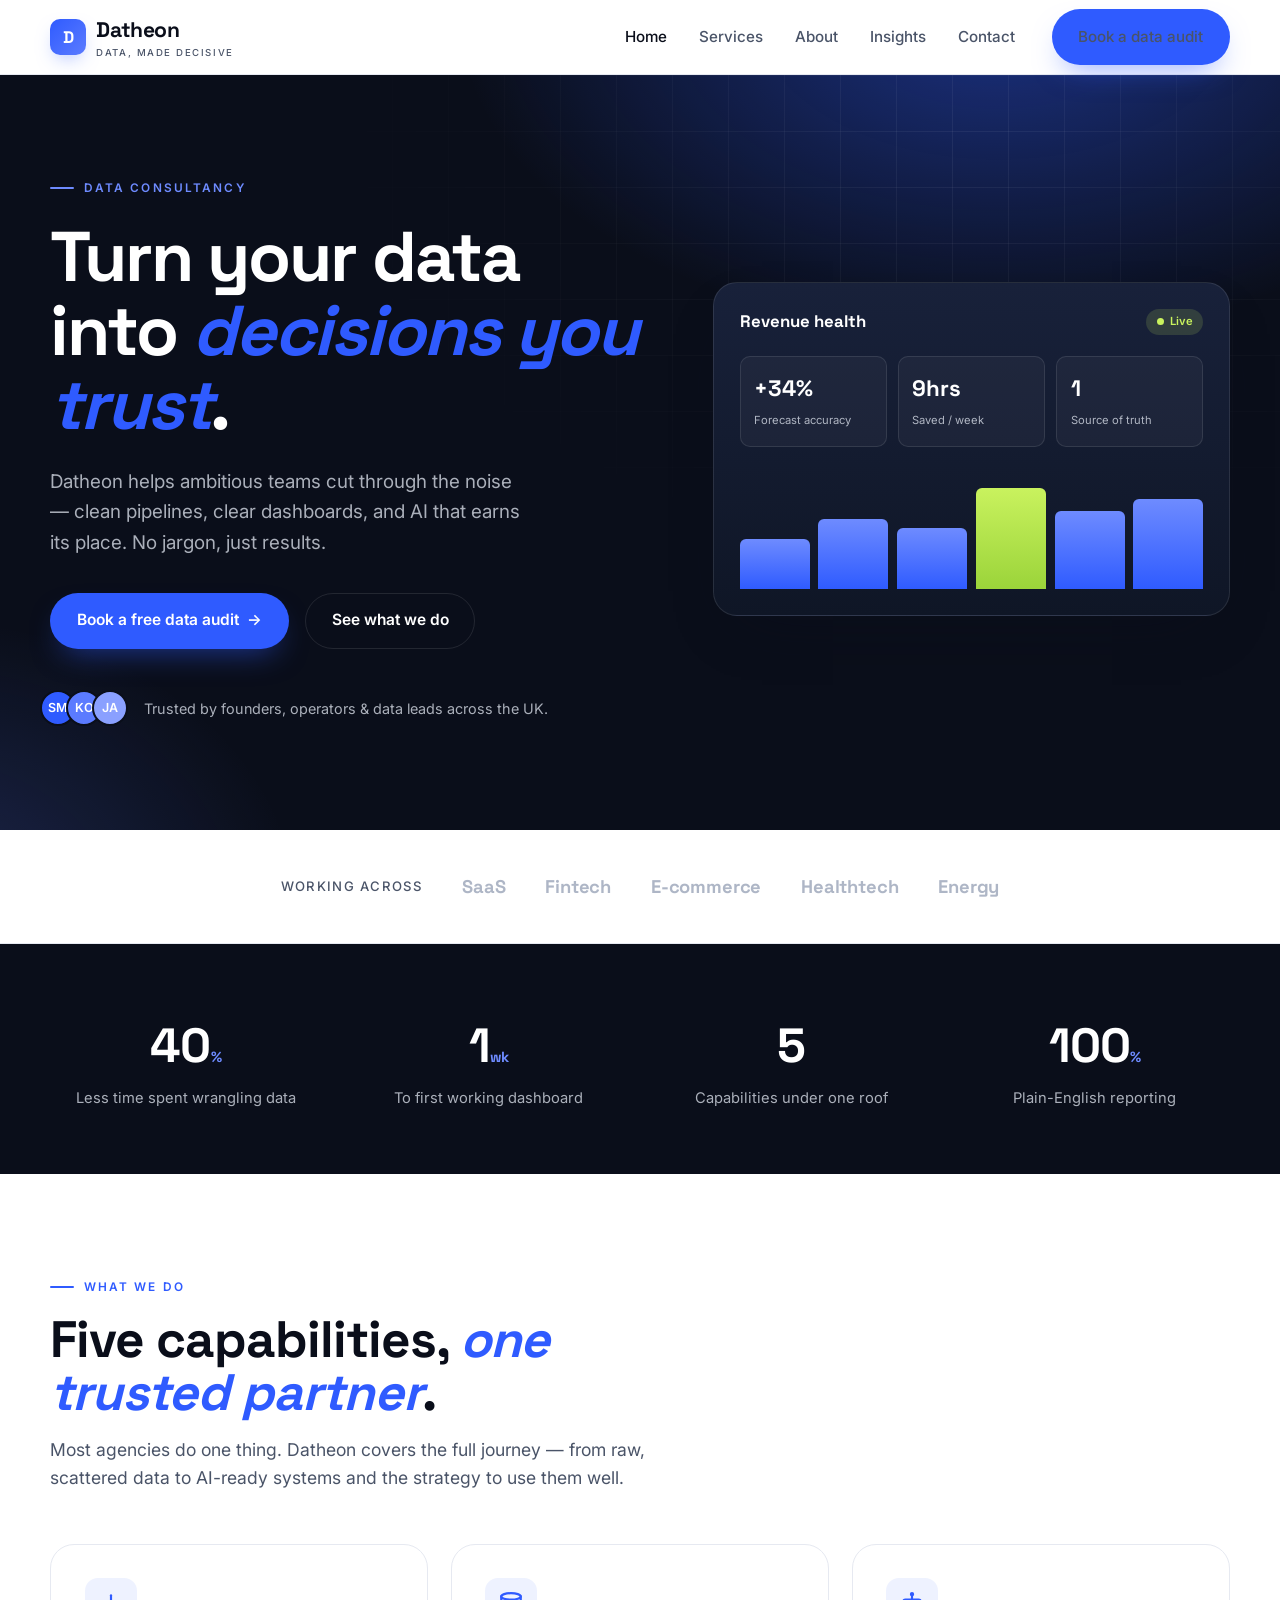
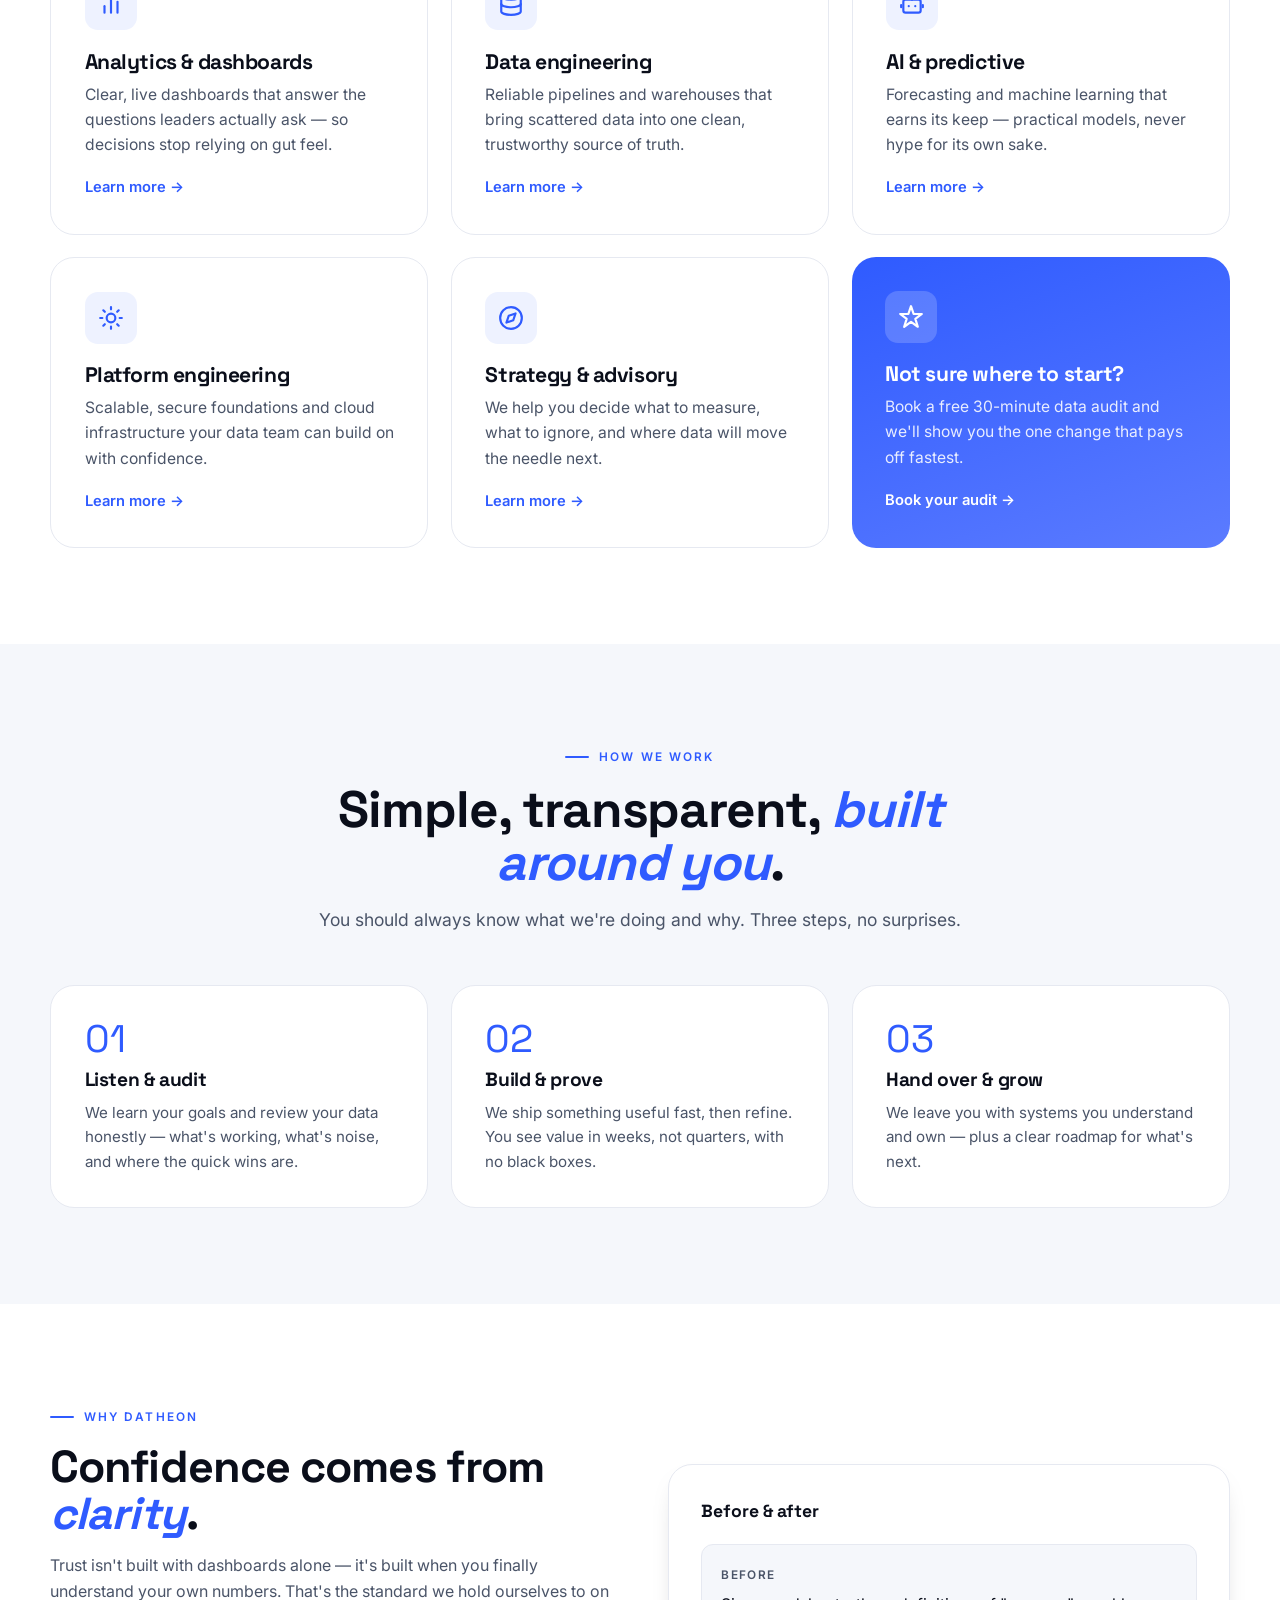
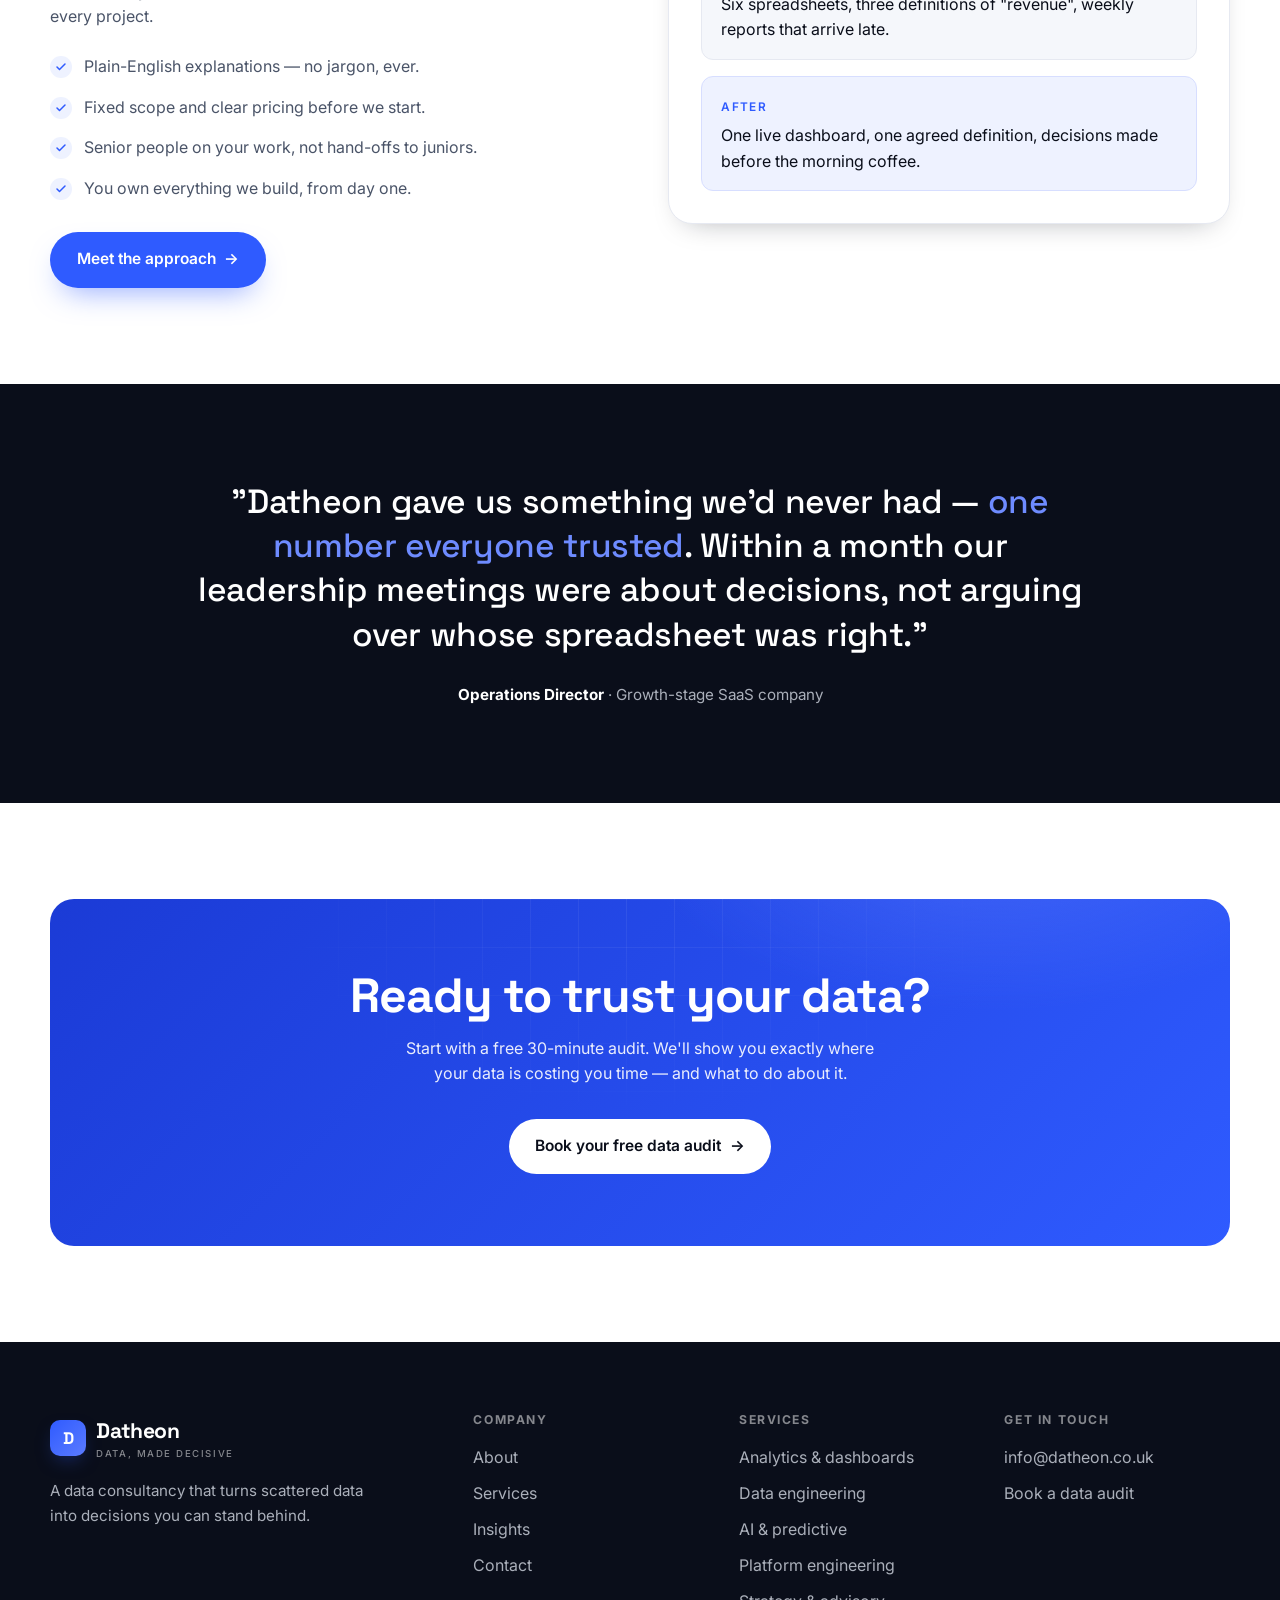
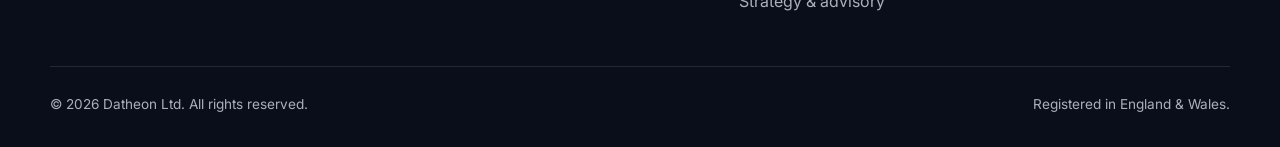
<file: index.html>
<!DOCTYPE html>
<html lang="en">
<head>
  <meta charset="UTF-8" />
  <meta name="viewport" content="width=device-width, initial-scale=1.0" />
  <title>Datheon Ltd — Data consultancy you can trust</title>
  <meta name="description" content="Datheon Ltd turns messy data into clear decisions. Analytics, data engineering, AI, platform engineering and strategy for teams that want to move with confidence." />
  <link rel="canonical" href="https://www.datheon.co.uk/" />
  <meta name="robots" content="index, follow, max-image-preview:large, max-snippet:-1" />
  <meta name="author" content="Datheon Ltd" />
  <meta name="theme-color" content="#0A0E1A" />

  <meta property="og:type" content="website" />
  <meta property="og:site_name" content="Datheon Ltd" />
  <meta property="og:locale" content="en_GB" />
  <meta property="og:title" content="Datheon Ltd — Data consultancy you can trust" />
  <meta property="og:description" content="Turn messy data into clear decisions. Analytics, data engineering, AI, platform engineering and strategy for teams that want to move with confidence." />
  <meta property="og:url" content="https://www.datheon.co.uk/" />
  <meta property="og:image" content="https://www.datheon.co.uk/og-image.png" />
  <meta property="og:image:width" content="1200" />
  <meta property="og:image:height" content="630" />
  <meta property="og:image:alt" content="Datheon Ltd — turn your data into decisions you trust" />

  <meta name="twitter:card" content="summary_large_image" />
  <meta name="twitter:title" content="Datheon Ltd — Data consultancy you can trust" />
  <meta name="twitter:description" content="Turn messy data into clear decisions. Analytics, engineering, AI and strategy for teams that want to move with confidence." />
  <meta name="twitter:image" content="https://www.datheon.co.uk/og-image.png" />

  <link rel="icon" href="favicon.svg" type="image/svg+xml" />
  <link rel="apple-touch-icon" href="favicon.svg" />

  <link rel="preconnect" href="https://fonts.googleapis.com" />
  <link rel="preconnect" href="https://fonts.gstatic.com" crossorigin />
  <link href="https://fonts.googleapis.com/css2?family=Space+Grotesk:wght@500;600;700&family=Inter:wght@400;500;600&display=swap" rel="stylesheet" />
  <link rel="stylesheet" href="styles.css" />

  <script type="application/ld+json">
  {
    "@context": "https://schema.org",
    "@graph": [
      {
        "@type": "ProfessionalService",
        "@id": "https://www.datheon.co.uk/#organization",
        "name": "Datheon Ltd",
        "description": "Data consultancy turning scattered data into clear, trustworthy decisions through analytics, data engineering, AI, platform engineering and strategy.",
        "url": "https://www.datheon.co.uk/",
        "logo": "https://www.datheon.co.uk/favicon.svg",
        "image": "https://www.datheon.co.uk/og-image.png",
        "email": "info@datheon.co.uk",
        "slogan": "Data, made decisive",
        "areaServed": { "@type": "Country", "name": "United Kingdom" },
        "knowsAbout": ["Data analytics", "Data engineering", "Artificial intelligence", "Machine learning", "Platform engineering", "Data strategy"],
        "address": { "@type": "PostalAddress", "addressCountry": "GB" }
      },
      {
        "@type": "WebSite",
        "@id": "https://www.datheon.co.uk/#website",
        "url": "https://www.datheon.co.uk/",
        "name": "Datheon Ltd",
        "publisher": { "@id": "https://www.datheon.co.uk/#organization" },
        "inLanguage": "en-GB"
      }
    ]
  }
  </script>
</head>
<body>

  <header class="site-header">
    <div class="wrap nav" role="navigation" aria-label="Primary">
      <a class="brand" href="index.html"><span class="mark">D</span><span>Datheon<small>Data, made decisive</small></span></a>
      <ul class="nav-links">
        <li><a href="index.html" class="active">Home</a></li>
        <li><a href="services.html">Services</a></li>
        <li><a href="about.html">About</a></li>
        <li><a href="blog.html">Insights</a></li>
        <li><a href="contact.html">Contact</a></li>
        <li class="nav-cta"><a class="btn btn-primary" href="https://calendly.com/datheon-info/30min" target="_blank" rel="noopener">Book a data audit</a></li>
      </ul>
      <button class="nav-toggle" aria-label="Menu"><span></span><span></span><span></span></button>
    </div>
  </header>

  <main>

  <!-- HERO -->
  <section class="hero">
    <div class="wrap hero-grid">
      <div class="reveal">
        <span class="eyebrow on-dark">Data consultancy</span>
        <h1>Turn your data into <em>decisions you trust</em>.</h1>
        <p class="lead">Datheon helps ambitious teams cut through the noise — clean pipelines, clear dashboards, and AI that earns its place. No jargon, just results.</p>
        <div class="hero-actions">
          <a class="btn btn-primary" href="https://calendly.com/datheon-info/30min" target="_blank" rel="noopener">Book a free data audit <span class="arrow">→</span></a>
          <a class="btn btn-outline-dk" href="services.html">See what we do</a>
        </div>
        <div class="hero-trust">
          <div class="avatars">
            <span style="background:#2F5BFF">SM</span>
            <span style="background:#5B7BFF">KO</span>
            <span style="background:#8AA0FF">JA</span>
          </div>
          <span>Trusted by founders, operators &amp; data leads across the UK.</span>
        </div>
      </div>

      <div class="reveal hero-card" aria-hidden="true">
        <div class="hc-top">
          <strong>Revenue health</strong>
          <span class="pill">Live</span>
        </div>
        <div class="hc-stats">
          <div class="hc-stat"><b>+34%</b><span>Forecast accuracy</span></div>
          <div class="hc-stat"><b>9hrs</b><span>Saved / week</span></div>
          <div class="hc-stat"><b>1</b><span>Source of truth</span></div>
        </div>
        <div class="hc-bars">
          <i style="height:45%"></i><i style="height:62%"></i><i style="height:54%"></i>
          <i style="height:90%"></i><i style="height:70%"></i><i style="height:80%"></i>
        </div>
      </div>
    </div>
  </section>

  <!-- LOGO / TRUST STRIP -->
  <div class="logos">
    <div class="wrap">
      <span class="label">Working across</span>
      <span>SaaS</span><span>Fintech</span><span>E-commerce</span><span>Healthtech</span><span>Energy</span>
    </div>
  </div>

  <!-- STAT BAND -->
  <section class="dark" style="padding:4rem 0">
    <div class="wrap">
      <div class="stat-row">
        <div class="stat reveal"><b>40<span class="u">%</span></b><span>Less time spent wrangling data</span></div>
        <div class="stat reveal"><b>1<span class="u">wk</span></b><span>To first working dashboard</span></div>
        <div class="stat reveal"><b>5</b><span>Capabilities under one roof</span></div>
        <div class="stat reveal"><b>100<span class="u">%</span></b><span>Plain-English reporting</span></div>
      </div>
    </div>
  </section>

  <!-- SERVICES OVERVIEW -->
  <section>
    <div class="wrap">
      <div class="section-head reveal">
        <span class="eyebrow">What we do</span>
        <h2>Five capabilities, <em>one trusted partner</em>.</h2>
        <p>Most agencies do one thing. Datheon covers the full journey — from raw, scattered data to AI-ready systems and the strategy to use them well.</p>
      </div>
      <div class="grid cols-3">
        <div class="card reveal">
          <div class="ic"><svg aria-hidden="true" viewBox="0 0 24 24" fill="none" stroke="currentColor" stroke-width="2" stroke-linecap="round" stroke-linejoin="round"><line x1="18" y1="20" x2="18" y2="10"/><line x1="12" y1="20" x2="12" y2="4"/><line x1="6" y1="20" x2="6" y2="14"/></svg></div>
          <h3>Analytics &amp; dashboards</h3>
          <p>Clear, live dashboards that answer the questions leaders actually ask — so decisions stop relying on gut feel.</p>
          <a class="more" href="services.html">Learn more →</a>
        </div>
        <div class="card reveal">
          <div class="ic"><svg aria-hidden="true" viewBox="0 0 24 24" fill="none" stroke="currentColor" stroke-width="2" stroke-linecap="round" stroke-linejoin="round"><ellipse cx="12" cy="5" rx="9" ry="3"/><path d="M3 5v14a9 3 0 0 0 18 0V5"/><path d="M3 12a9 3 0 0 0 18 0"/></svg></div>
          <h3>Data engineering</h3>
          <p>Reliable pipelines and warehouses that bring scattered data into one clean, trustworthy source of truth.</p>
          <a class="more" href="services.html">Learn more →</a>
        </div>
        <div class="card reveal">
          <div class="ic"><svg aria-hidden="true" viewBox="0 0 24 24" fill="none" stroke="currentColor" stroke-width="2" stroke-linecap="round" stroke-linejoin="round"><rect x="4" y="8" width="16" height="12" rx="2"/><path d="M12 8V4"/><circle cx="12" cy="3" r="1"/><path d="M9 14h.01M15 14h.01"/><path d="M2 13v2M22 13v2"/></svg></div>
          <h3>AI &amp; predictive</h3>
          <p>Forecasting and machine learning that earns its keep — practical models, never hype for its own sake.</p>
          <a class="more" href="services.html">Learn more →</a>
        </div>
        <div class="card reveal">
          <div class="ic"><svg aria-hidden="true" viewBox="0 0 24 24" fill="none" stroke="currentColor" stroke-width="2" stroke-linecap="round" stroke-linejoin="round"><path d="M12 2v2M12 20v2M4.9 4.9l1.4 1.4M17.7 17.7l1.4 1.4M2 12h2M20 12h2M4.9 19.1l1.4-1.4M17.7 6.3l1.4-1.4"/><circle cx="12" cy="12" r="4"/></svg></div>
          <h3>Platform engineering</h3>
          <p>Scalable, secure foundations and cloud infrastructure your data team can build on with confidence.</p>
          <a class="more" href="services.html">Learn more →</a>
        </div>
        <div class="card reveal">
          <div class="ic"><svg aria-hidden="true" viewBox="0 0 24 24" fill="none" stroke="currentColor" stroke-width="2" stroke-linecap="round" stroke-linejoin="round"><circle cx="12" cy="12" r="10"/><polygon points="16.2 7.8 14.1 14.1 7.8 16.2 9.9 9.9 16.2 7.8"/></svg></div>
          <h3>Strategy &amp; advisory</h3>
          <p>We help you decide what to measure, what to ignore, and where data will move the needle next.</p>
          <a class="more" href="services.html">Learn more →</a>
        </div>
        <div class="card feature reveal">
          <div class="ic"><svg aria-hidden="true" viewBox="0 0 24 24" fill="none" stroke="currentColor" stroke-width="2" stroke-linecap="round" stroke-linejoin="round"><path d="M12 2l2.4 7.2H22l-6 4.6 2.3 7.2-6.3-4.5L5.7 21l2.3-7.2-6-4.6h7.6z"/></svg></div>
          <h3>Not sure where to start?</h3>
          <p>Book a free 30-minute data audit and we'll show you the one change that pays off fastest.</p>
          <a class="more" href="https://calendly.com/datheon-info/30min" target="_blank" rel="noopener">Book your audit →</a>
        </div>
      </div>
    </div>
  </section>

  <!-- HOW WE WORK -->
  <section class="mistbg">
    <div class="wrap">
      <div class="section-head center reveal">
        <span class="eyebrow" style="justify-content:center">How we work</span>
        <h2>Simple, transparent, <em>built around you</em>.</h2>
        <p>You should always know what we're doing and why. Three steps, no surprises.</p>
      </div>
      <div class="steps">
        <div class="step reveal">
          <div class="num">01</div>
          <h3>Listen &amp; audit</h3>
          <p>We learn your goals and review your data honestly — what's working, what's noise, and where the quick wins are.</p>
        </div>
        <div class="step reveal">
          <div class="num">02</div>
          <h3>Build &amp; prove</h3>
          <p>We ship something useful fast, then refine. You see value in weeks, not quarters, with no black boxes.</p>
        </div>
        <div class="step reveal">
          <div class="num">03</div>
          <h3>Hand over &amp; grow</h3>
          <p>We leave you with systems you understand and own — plus a clear roadmap for what's next.</p>
        </div>
      </div>
    </div>
  </section>

  <!-- WHY / SPLIT -->
  <section>
    <div class="wrap split">
      <div class="reveal">
        <span class="eyebrow">Why Datheon</span>
        <h2 style="font-size:clamp(2rem,3.8vw,2.8rem);margin:1rem 0">Confidence comes from <em>clarity</em>.</h2>
        <p style="color:var(--body)">Trust isn't built with dashboards alone — it's built when you finally understand your own numbers. That's the standard we hold ourselves to on every project.</p>
        <ul class="checklist">
          <li>Plain-English explanations — no jargon, ever.</li>
          <li>Fixed scope and clear pricing before we start.</li>
          <li>Senior people on your work, not hand-offs to juniors.</li>
          <li>You own everything we build, from day one.</li>
        </ul>
        <a class="btn btn-primary" href="about.html" style="margin-top:1.9rem">Meet the approach <span class="arrow">→</span></a>
      </div>
      <div class="panel reveal">
        <strong style="font-family:'Space Grotesk',sans-serif;font-size:1.1rem;display:block;margin-bottom:1.2rem">Before &amp; after</strong>
        <div style="display:grid;gap:1rem">
          <div style="background:var(--mist);border:1px solid var(--line);border-radius:12px;padding:1rem 1.2rem">
            <span style="font-size:0.74rem;letter-spacing:0.12em;text-transform:uppercase;color:var(--body);font-weight:600">Before</span>
            <p style="margin-top:0.3rem;color:var(--ink)">Six spreadsheets, three definitions of "revenue", weekly reports that arrive late.</p>
          </div>
          <div style="background:var(--blue-tint);border:1px solid #D7DEFF;border-radius:12px;padding:1rem 1.2rem">
            <span style="font-size:0.74rem;letter-spacing:0.12em;text-transform:uppercase;color:var(--blue);font-weight:600">After</span>
            <p style="margin-top:0.3rem;color:var(--ink)">One live dashboard, one agreed definition, decisions made before the morning coffee.</p>
          </div>
        </div>
      </div>
    </div>
  </section>

  <!-- TESTIMONIAL -->
  <section class="dark">
    <div class="wrap">
      <div class="quote reveal">
        <p>"Datheon gave us something we'd never had — <span class="hl">one number everyone trusted</span>. Within a month our leadership meetings were about decisions, not arguing over whose spreadsheet was right."</p>
        <div class="by"><strong>Operations Director</strong> · Growth-stage SaaS company</div>
      </div>
    </div>
  </section>

  <!-- CTA -->
  <section>
    <div class="wrap">
      <div class="cta reveal">
        <h2>Ready to trust your data?</h2>
        <p>Start with a free 30-minute audit. We'll show you exactly where your data is costing you time — and what to do about it.</p>
        <a class="btn btn-light" href="https://calendly.com/datheon-info/30min" target="_blank" rel="noopener">Book your free data audit <span class="arrow">→</span></a>
      </div>
    </div>
  </section>

  </main>

  <footer class="site-footer">
    <div class="wrap">
      <div class="footer-grid">
        <div>
          <a class="brand" href="index.html"><span class="mark">D</span><span>Datheon<small>Data, made decisive</small></span></a>
          <p class="footer-blurb">A data consultancy that turns scattered data into decisions you can stand behind.</p>
        </div>
        <div>
          <h4>Company</h4>
          <ul><li><a href="about.html">About</a></li><li><a href="services.html">Services</a></li><li><a href="blog.html">Insights</a></li><li><a href="contact.html">Contact</a></li></ul>
        </div>
        <div>
          <h4>Services</h4>
          <ul><li><a href="services.html">Analytics &amp; dashboards</a></li><li><a href="services.html">Data engineering</a></li><li><a href="services.html">AI &amp; predictive</a></li><li><a href="services.html">Platform engineering</a></li><li><a href="services.html">Strategy &amp; advisory</a></li></ul>
        </div>
        <div>
          <h4>Get in touch</h4>
          <ul><li><a href="mailto:info@datheon.co.uk">info@datheon.co.uk</a></li><li><a href="https://calendly.com/datheon-info/30min" target="_blank" rel="noopener">Book a data audit</a></li></ul>
        </div>
      </div>
      <div class="colophon"><span>© 2026 Datheon Ltd. All rights reserved.</span><span>Registered in England &amp; Wales.</span></div>
    </div>
  </footer>

  <script src="site.js"></script>
</body>
</html>
</file>
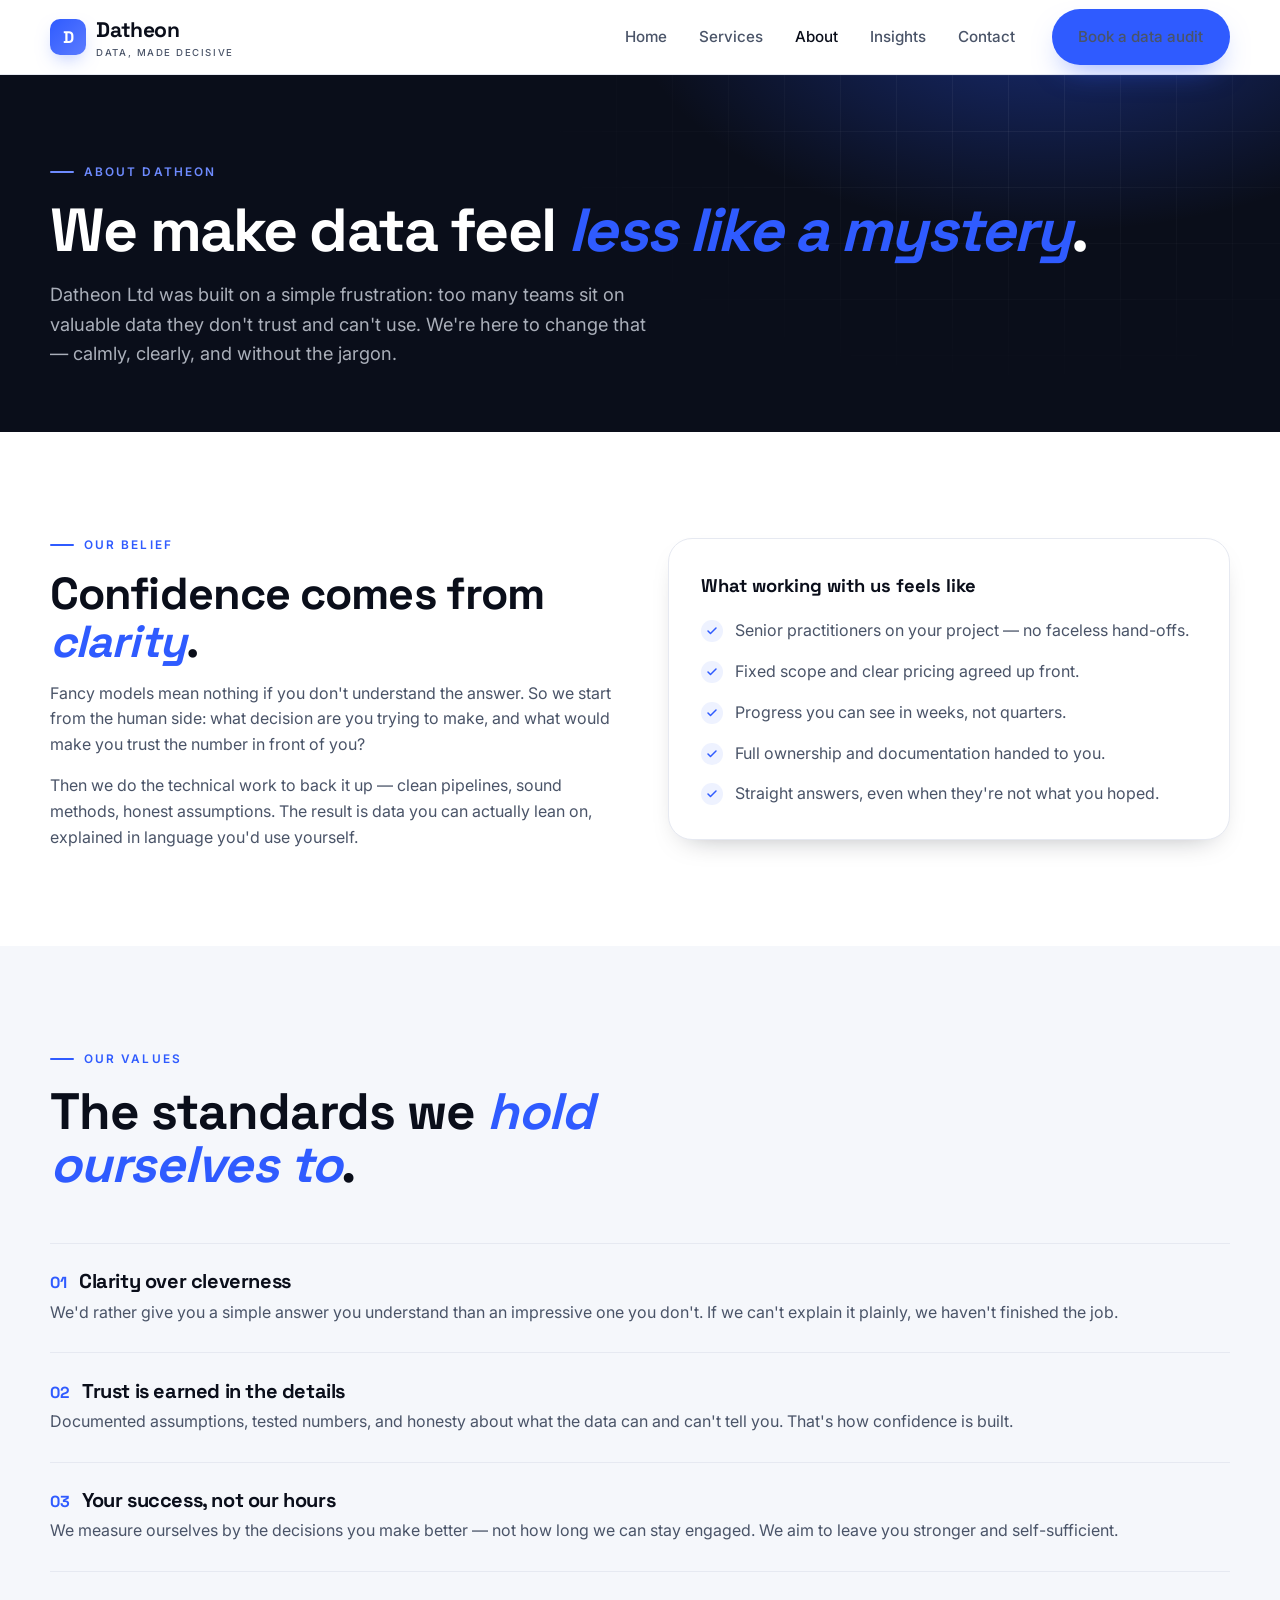
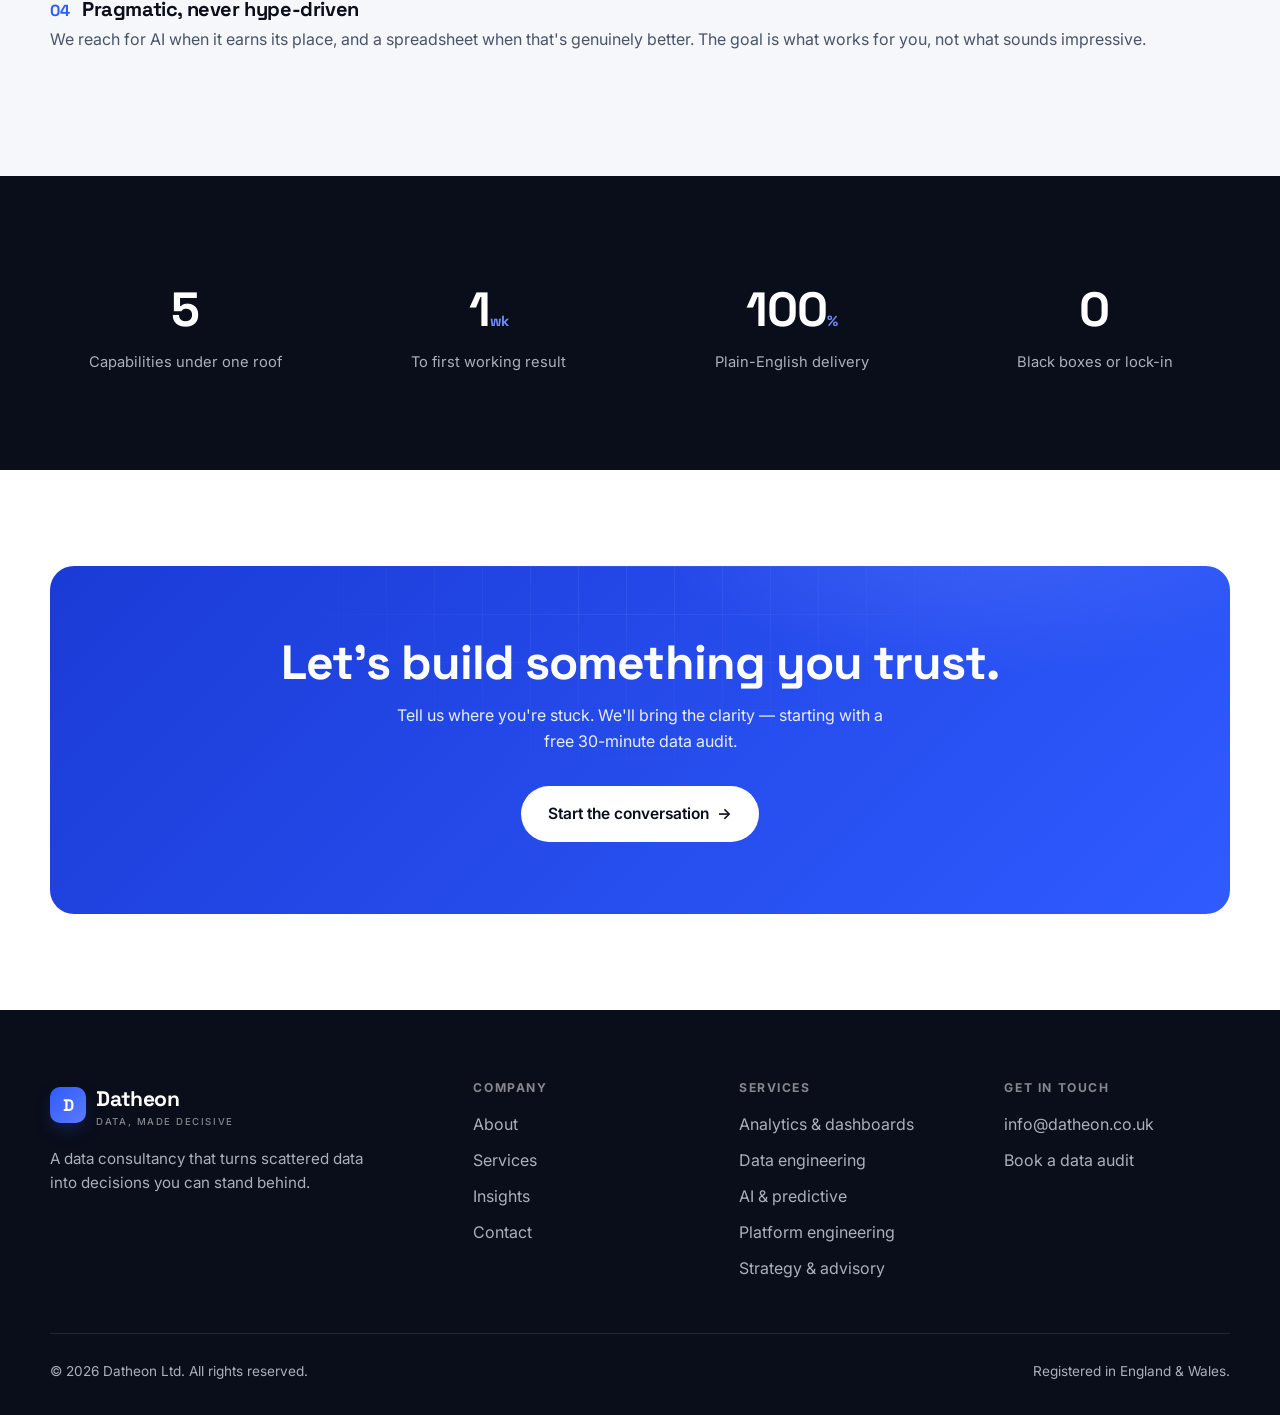
<file: about.html>
<!DOCTYPE html>
<html lang="en">
<head>
  <meta charset="UTF-8" />
  <meta name="viewport" content="width=device-width, initial-scale=1.0" />
  <title>About — Datheon Ltd</title>
  <meta name="description" content="Datheon is a data consultancy built on one belief: confidence comes from clarity. Meet our approach and values." />
  <link rel="canonical" href="https://www.datheon.co.uk/about.html" />
  <meta name="robots" content="index, follow, max-image-preview:large, max-snippet:-1" />
  <meta name="author" content="Datheon Ltd" />
  <meta name="theme-color" content="#0A0E1A" />

  <meta property="og:type" content="website" />
  <meta property="og:site_name" content="Datheon Ltd" />
  <meta property="og:locale" content="en_GB" />
  <meta property="og:title" content="About — Datheon Ltd" />
  <meta property="og:description" content="A data consultancy built on one belief: confidence comes from clarity. Meet our approach and values." />
  <meta property="og:url" content="https://www.datheon.co.uk/about.html" />
  <meta property="og:image" content="https://www.datheon.co.uk/og-image.png" />
  <meta property="og:image:width" content="1200" />
  <meta property="og:image:height" content="630" />
  <meta property="og:image:alt" content="About Datheon Ltd" />

  <meta name="twitter:card" content="summary_large_image" />
  <meta name="twitter:title" content="About — Datheon Ltd" />
  <meta name="twitter:description" content="A data consultancy built on one belief: confidence comes from clarity." />
  <meta name="twitter:image" content="https://www.datheon.co.uk/og-image.png" />

  <link rel="icon" href="favicon.svg" type="image/svg+xml" />
  <link rel="apple-touch-icon" href="favicon.svg" />

  <link rel="preconnect" href="https://fonts.googleapis.com" />
  <link rel="preconnect" href="https://fonts.gstatic.com" crossorigin />
  <link href="https://fonts.googleapis.com/css2?family=Space+Grotesk:wght@500;600;700&family=Inter:wght@400;500;600&display=swap" rel="stylesheet" />
  <link rel="stylesheet" href="styles.css" />

  <script type="application/ld+json">
  {
    "@context": "https://schema.org",
    "@graph": [
      {
        "@type": "BreadcrumbList",
        "itemListElement": [
          { "@type": "ListItem", "position": 1, "name": "Home", "item": "https://www.datheon.co.uk/" },
          { "@type": "ListItem", "position": 2, "name": "About", "item": "https://www.datheon.co.uk/about.html" }
        ]
      },
      {
        "@type": "AboutPage",
        "url": "https://www.datheon.co.uk/about.html",
        "name": "About — Datheon Ltd",
        "about": { "@type": "Organization", "name": "Datheon Ltd", "url": "https://www.datheon.co.uk/" }
      }
    ]
  }
  </script>
</head>
<body>

  <header class="site-header">
    <div class="wrap nav" role="navigation" aria-label="Primary">
      <a class="brand" href="index.html"><span class="mark">D</span><span>Datheon<small>Data, made decisive</small></span></a>
      <ul class="nav-links">
        <li><a href="index.html">Home</a></li>
        <li><a href="services.html">Services</a></li>
        <li><a href="about.html" class="active">About</a></li>
        <li><a href="blog.html">Insights</a></li>
        <li><a href="contact.html">Contact</a></li>
        <li class="nav-cta"><a class="btn btn-primary" href="https://calendly.com/datheon-info/30min" target="_blank" rel="noopener">Book a data audit</a></li>
      </ul>
      <button class="nav-toggle" aria-label="Menu"><span></span><span></span><span></span></button>
    </div>
  </header>

  <main>

  <section class="page-hero">
    <div class="wrap reveal">
      <span class="eyebrow on-dark">About Datheon</span>
      <h1>We make data feel <em>less like a mystery</em>.</h1>
      <p>Datheon Ltd was built on a simple frustration: too many teams sit on valuable data they don't trust and can't use. We're here to change that — calmly, clearly, and without the jargon.</p>
    </div>
  </section>

  <section>
    <div class="wrap split">
      <div class="reveal">
        <span class="eyebrow">Our belief</span>
        <h2 style="font-size:clamp(2rem,3.8vw,2.8rem);margin:1rem 0">Confidence comes from <em>clarity</em>.</h2>
        <p style="color:var(--body)">Fancy models mean nothing if you don't understand the answer. So we start from the human side: what decision are you trying to make, and what would make you trust the number in front of you?</p>
        <p style="color:var(--body);margin-top:1rem">Then we do the technical work to back it up — clean pipelines, sound methods, honest assumptions. The result is data you can actually lean on, explained in language you'd use yourself.</p>
      </div>
      <div class="panel reveal">
        <strong style="font-family:'Space Grotesk',sans-serif;font-size:1.15rem;display:block;margin-bottom:1.1rem">What working with us feels like</strong>
        <ul class="checklist" style="margin-top:0">
          <li>Senior practitioners on your project — no faceless hand-offs.</li>
          <li>Fixed scope and clear pricing agreed up front.</li>
          <li>Progress you can see in weeks, not quarters.</li>
          <li>Full ownership and documentation handed to you.</li>
          <li>Straight answers, even when they're not what you hoped.</li>
        </ul>
      </div>
    </div>
  </section>

  <section class="mistbg">
    <div class="wrap">
      <div class="section-head reveal">
        <span class="eyebrow">Our values</span>
        <h2>The standards we <em>hold ourselves to</em>.</h2>
      </div>
      <div class="reveal">
        <div class="value">
          <h3><span>01</span> Clarity over cleverness</h3>
          <p>We'd rather give you a simple answer you understand than an impressive one you don't. If we can't explain it plainly, we haven't finished the job.</p>
        </div>
        <div class="value">
          <h3><span>02</span> Trust is earned in the details</h3>
          <p>Documented assumptions, tested numbers, and honesty about what the data can and can't tell you. That's how confidence is built.</p>
        </div>
        <div class="value">
          <h3><span>03</span> Your success, not our hours</h3>
          <p>We measure ourselves by the decisions you make better — not how long we can stay engaged. We aim to leave you stronger and self-sufficient.</p>
        </div>
        <div class="value">
          <h3><span>04</span> Pragmatic, never hype-driven</h3>
          <p>We reach for AI when it earns its place, and a spreadsheet when that's genuinely better. The goal is what works for you, not what sounds impressive.</p>
        </div>
      </div>
    </div>
  </section>

  <section class="dark">
    <div class="wrap">
      <div class="stat-row">
        <div class="stat reveal"><b>5</b><span>Capabilities under one roof</span></div>
        <div class="stat reveal"><b>1<span class="u">wk</span></b><span>To first working result</span></div>
        <div class="stat reveal"><b>100<span class="u">%</span></b><span>Plain-English delivery</span></div>
        <div class="stat reveal"><b>0</b><span>Black boxes or lock-in</span></div>
      </div>
    </div>
  </section>

  <section>
    <div class="wrap">
      <div class="cta reveal">
        <h2>Let's build something you trust.</h2>
        <p>Tell us where you're stuck. We'll bring the clarity — starting with a free 30-minute data audit.</p>
        <a class="btn btn-light" href="contact.html">Start the conversation <span class="arrow">→</span></a>
      </div>
    </div>
  </section>

  </main>

  <footer class="site-footer">
    <div class="wrap">
      <div class="footer-grid">
        <div>
          <a class="brand" href="index.html"><span class="mark">D</span><span>Datheon<small>Data, made decisive</small></span></a>
          <p class="footer-blurb">A data consultancy that turns scattered data into decisions you can stand behind.</p>
        </div>
        <div>
          <h4>Company</h4>
          <ul><li><a href="about.html">About</a></li><li><a href="services.html">Services</a></li><li><a href="blog.html">Insights</a></li><li><a href="contact.html">Contact</a></li></ul>
        </div>
        <div>
          <h4>Services</h4>
          <ul><li><a href="services.html">Analytics &amp; dashboards</a></li><li><a href="services.html">Data engineering</a></li><li><a href="services.html">AI &amp; predictive</a></li><li><a href="services.html">Platform engineering</a></li><li><a href="services.html">Strategy &amp; advisory</a></li></ul>
        </div>
        <div>
          <h4>Get in touch</h4>
          <ul><li><a href="mailto:info@datheon.co.uk">info@datheon.co.uk</a></li><li><a href="https://calendly.com/datheon-info/30min" target="_blank" rel="noopener">Book a data audit</a></li></ul>
        </div>
      </div>
      <div class="colophon"><span>© 2026 Datheon Ltd. All rights reserved.</span><span>Registered in England &amp; Wales.</span></div>
    </div>
  </footer>

  <script src="site.js"></script>
</body>
</html>
</file>
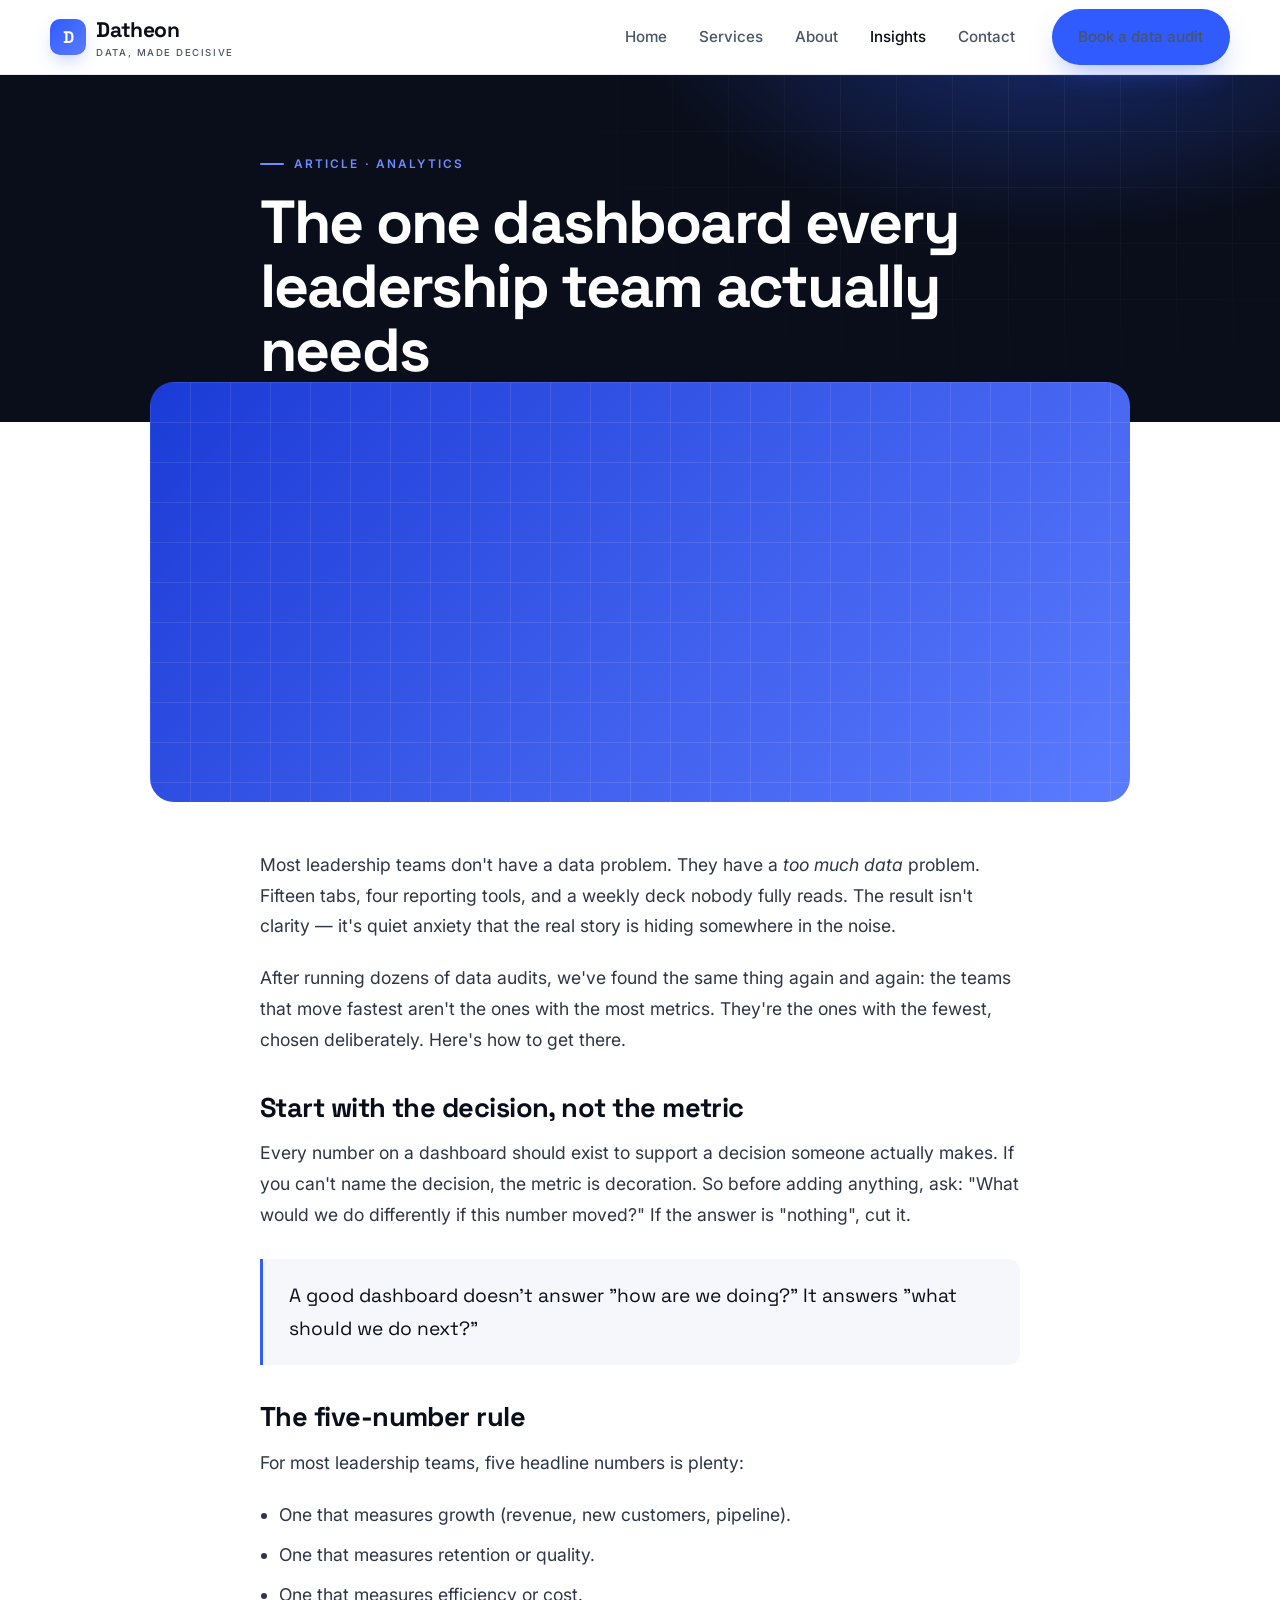
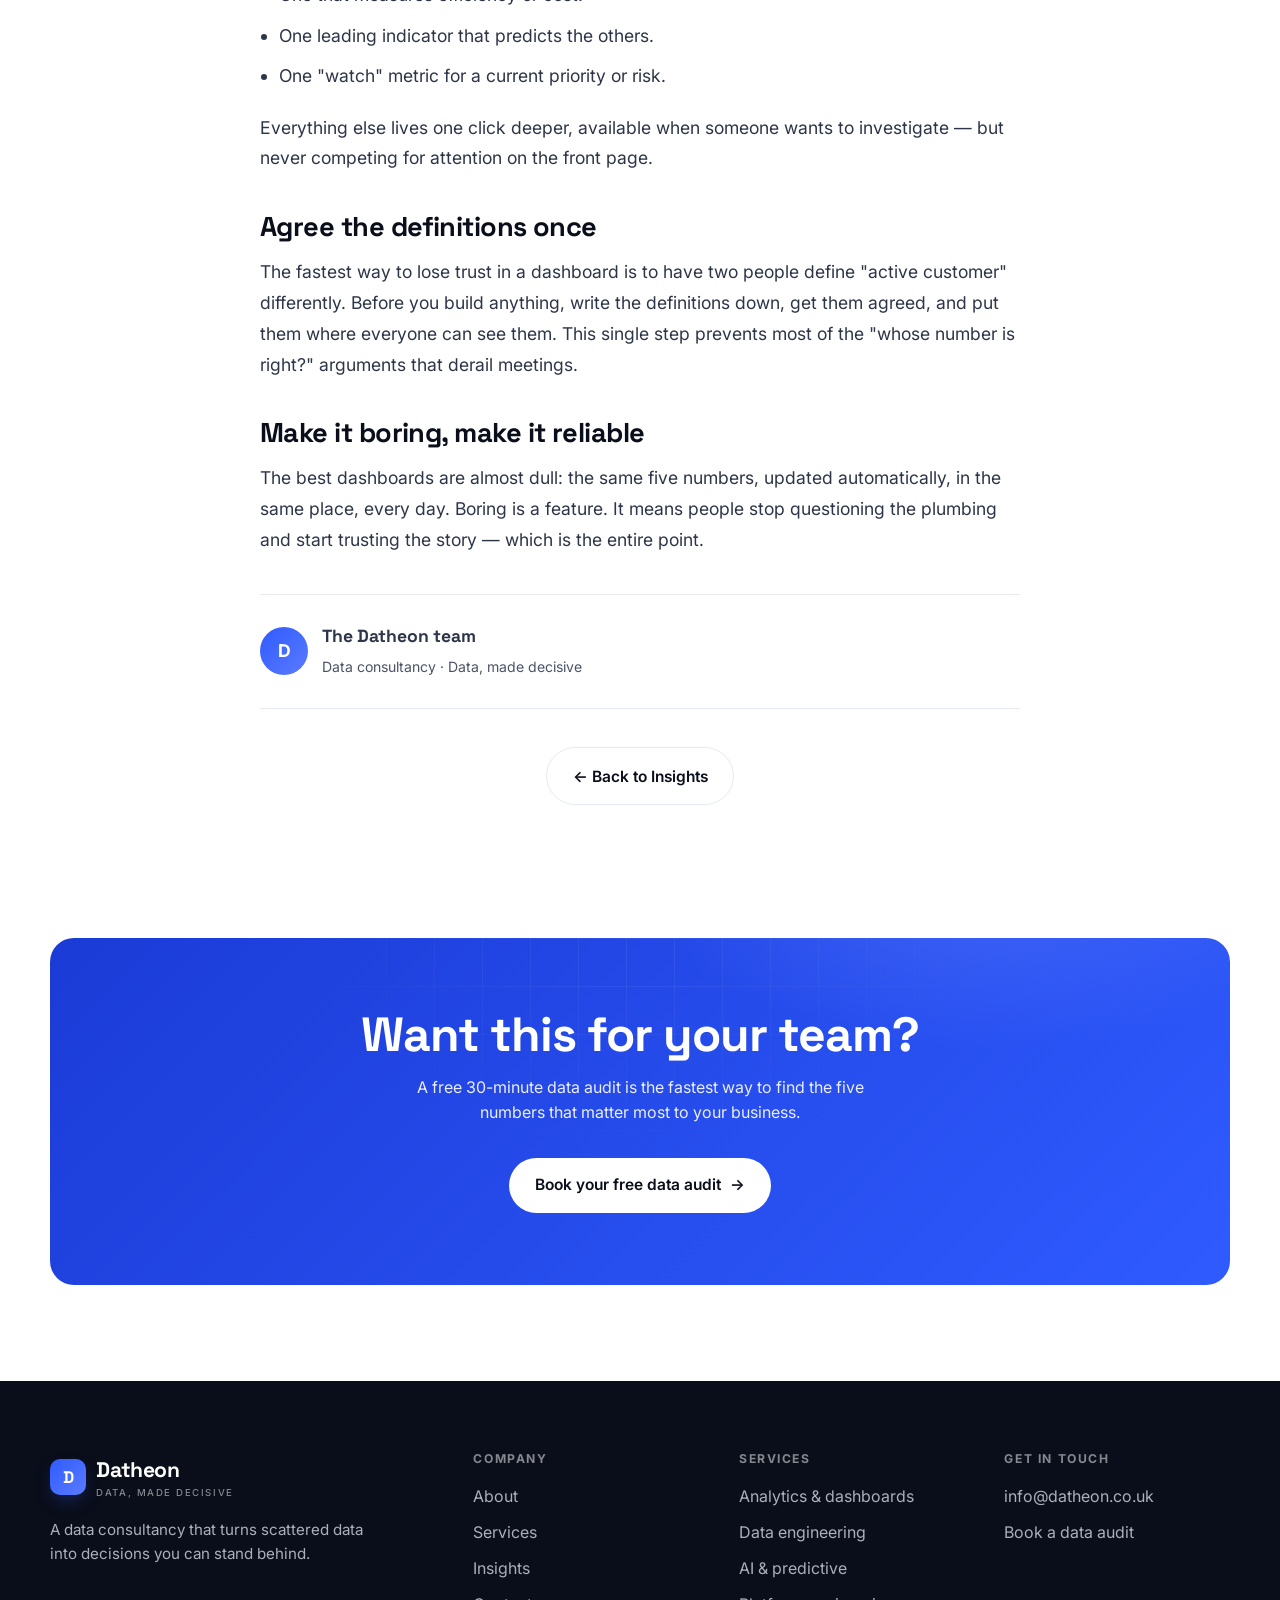
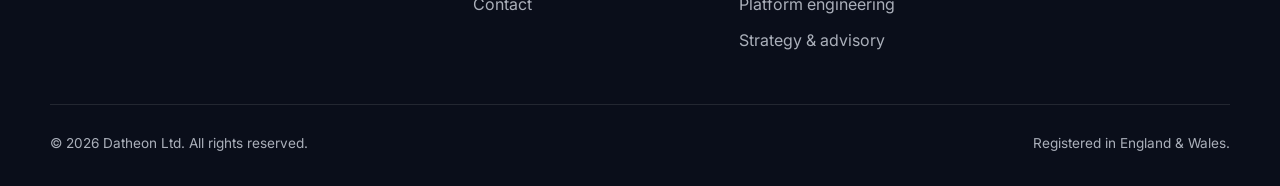
<file: article.html>
<!DOCTYPE html>
<html lang="en">
<head>
  <meta charset="UTF-8" />
  <meta name="viewport" content="width=device-width, initial-scale=1.0" />
  <title>The one dashboard every leadership team actually needs — Datheon Ltd</title>
  <meta name="description" content="A simple framework for cutting a wall of metrics down to the handful that drive real decisions." />
  <link rel="canonical" href="https://www.datheon.co.uk/article.html" />
  <meta name="robots" content="index, follow, max-image-preview:large, max-snippet:-1" />
  <meta name="author" content="Datheon Ltd" />
  <meta name="theme-color" content="#0A0E1A" />
  <meta property="article:published_time" content="2026-06-01" />
  <meta property="article:author" content="Datheon Ltd" />
  <meta property="article:section" content="Analytics" />

  <meta property="og:type" content="article" />
  <meta property="og:site_name" content="Datheon Ltd" />
  <meta property="og:locale" content="en_GB" />
  <meta property="og:title" content="The one dashboard every leadership team actually needs" />
  <meta property="og:description" content="A simple framework for cutting a wall of metrics down to the handful that drive real decisions." />
  <meta property="og:url" content="https://www.datheon.co.uk/article.html" />
  <meta property="og:image" content="https://www.datheon.co.uk/og-image.png" />
  <meta property="og:image:width" content="1200" />
  <meta property="og:image:height" content="630" />
  <meta property="og:image:alt" content="The one dashboard every leadership team actually needs" />

  <meta name="twitter:card" content="summary_large_image" />
  <meta name="twitter:title" content="The one dashboard every leadership team actually needs" />
  <meta name="twitter:description" content="A simple framework for cutting a wall of metrics down to the handful that drive real decisions." />
  <meta name="twitter:image" content="https://www.datheon.co.uk/og-image.png" />

  <link rel="icon" href="favicon.svg" type="image/svg+xml" />
  <link rel="apple-touch-icon" href="favicon.svg" />

  <link rel="preconnect" href="https://fonts.googleapis.com" />
  <link rel="preconnect" href="https://fonts.gstatic.com" crossorigin />
  <link href="https://fonts.googleapis.com/css2?family=Space+Grotesk:wght@500;600;700&family=Inter:wght@400;500;600&display=swap" rel="stylesheet" />
  <link rel="stylesheet" href="styles.css" />

  <script type="application/ld+json">
  {
    "@context": "https://schema.org",
    "@graph": [
      {
        "@type": "BreadcrumbList",
        "itemListElement": [
          { "@type": "ListItem", "position": 1, "name": "Home", "item": "https://www.datheon.co.uk/" },
          { "@type": "ListItem", "position": 2, "name": "Insights", "item": "https://www.datheon.co.uk/blog.html" },
          { "@type": "ListItem", "position": 3, "name": "The one dashboard every leadership team actually needs", "item": "https://www.datheon.co.uk/article.html" }
        ]
      },
      {
        "@type": "BlogPosting",
        "headline": "The one dashboard every leadership team actually needs",
        "description": "A simple framework for cutting a wall of metrics down to the handful that drive real decisions.",
        "image": "https://www.datheon.co.uk/og-image.png",
        "datePublished": "2026-06-01",
        "dateModified": "2026-06-01",
        "wordCount": 520,
        "articleSection": "Analytics",
        "url": "https://www.datheon.co.uk/article.html",
        "mainEntityOfPage": { "@type": "WebPage", "@id": "https://www.datheon.co.uk/article.html" },
        "author": { "@type": "Organization", "name": "Datheon Ltd", "url": "https://www.datheon.co.uk/" },
        "publisher": {
          "@type": "Organization",
          "name": "Datheon Ltd",
          "logo": { "@type": "ImageObject", "url": "https://www.datheon.co.uk/favicon.svg" }
        }
      }
    ]
  }
  </script>
</head>
<body>

  <header class="site-header">
    <div class="wrap nav" role="navigation" aria-label="Primary">
      <a class="brand" href="index.html"><span class="mark">D</span><span>Datheon<small>Data, made decisive</small></span></a>
      <ul class="nav-links">
        <li><a href="index.html">Home</a></li>
        <li><a href="services.html">Services</a></li>
        <li><a href="about.html">About</a></li>
        <li><a href="blog.html" class="active">Insights</a></li>
        <li><a href="contact.html">Contact</a></li>
        <li class="nav-cta"><a class="btn btn-primary" href="https://calendly.com/datheon-info/30min" target="_blank" rel="noopener">Book a data audit</a></li>
      </ul>
      <button class="nav-toggle" aria-label="Menu"><span></span><span></span><span></span></button>
    </div>
  </header>

  <main>

  <section class="page-hero article-hero">
    <div class="wrap article">
      <span class="eyebrow on-dark">Article · Analytics</span>
      <h1>The one dashboard every leadership team actually needs</h1>
      <div class="meta">8 min read <span class="dot"></span> By the Datheon team <span class="dot"></span> June 2026</div>
    </div>
  </section>

  <div class="wrap">
    <div class="thumb g1 article-cover"><span class="glyph"></span></div>
  </div>

  <section style="padding-top:3rem">
    <div class="wrap article prose reveal">
      <p>Most leadership teams don't have a data problem. They have a <em>too much data</em> problem. Fifteen tabs, four reporting tools, and a weekly deck nobody fully reads. The result isn't clarity — it's quiet anxiety that the real story is hiding somewhere in the noise.</p>

      <p>After running dozens of data audits, we've found the same thing again and again: the teams that move fastest aren't the ones with the most metrics. They're the ones with the fewest, chosen deliberately. Here's how to get there.</p>

      <h2>Start with the decision, not the metric</h2>
      <p>Every number on a dashboard should exist to support a decision someone actually makes. If you can't name the decision, the metric is decoration. So before adding anything, ask: "What would we do differently if this number moved?" If the answer is "nothing", cut it.</p>

      <blockquote>A good dashboard doesn't answer "how are we doing?" It answers "what should we do next?"</blockquote>

      <h2>The five-number rule</h2>
      <p>For most leadership teams, five headline numbers is plenty:</p>
      <ul>
        <li>One that measures growth (revenue, new customers, pipeline).</li>
        <li>One that measures retention or quality.</li>
        <li>One that measures efficiency or cost.</li>
        <li>One leading indicator that predicts the others.</li>
        <li>One "watch" metric for a current priority or risk.</li>
      </ul>
      <p>Everything else lives one click deeper, available when someone wants to investigate — but never competing for attention on the front page.</p>

      <h2>Agree the definitions once</h2>
      <p>The fastest way to lose trust in a dashboard is to have two people define "active customer" differently. Before you build anything, write the definitions down, get them agreed, and put them where everyone can see them. This single step prevents most of the "whose number is right?" arguments that derail meetings.</p>

      <h2>Make it boring, make it reliable</h2>
      <p>The best dashboards are almost dull: the same five numbers, updated automatically, in the same place, every day. Boring is a feature. It means people stop questioning the plumbing and start trusting the story — which is the entire point.</p>

      <div class="author">
        <div class="ava">D</div>
        <div>
          <b>The Datheon team</b>
          <span>Data consultancy · Data, made decisive</span>
        </div>
      </div>

      <p style="text-align:center"><a class="btn btn-ghost" href="blog.html">← Back to Insights</a></p>
    </div>
  </section>

  <!-- CTA -->
  <section style="padding-top:1rem">
    <div class="wrap">
      <div class="cta reveal">
        <h2>Want this for your team?</h2>
        <p>A free 30-minute data audit is the fastest way to find the five numbers that matter most to your business.</p>
        <a class="btn btn-light" href="https://calendly.com/datheon-info/30min" target="_blank" rel="noopener">Book your free data audit <span class="arrow">→</span></a>
      </div>
    </div>
  </section>

  </main>

  <footer class="site-footer">
    <div class="wrap">
      <div class="footer-grid">
        <div>
          <a class="brand" href="index.html"><span class="mark">D</span><span>Datheon<small>Data, made decisive</small></span></a>
          <p class="footer-blurb">A data consultancy that turns scattered data into decisions you can stand behind.</p>
        </div>
        <div>
          <h4>Company</h4>
          <ul><li><a href="about.html">About</a></li><li><a href="services.html">Services</a></li><li><a href="blog.html">Insights</a></li><li><a href="contact.html">Contact</a></li></ul>
        </div>
        <div>
          <h4>Services</h4>
          <ul><li><a href="services.html">Analytics &amp; dashboards</a></li><li><a href="services.html">Data engineering</a></li><li><a href="services.html">AI &amp; predictive</a></li><li><a href="services.html">Platform engineering</a></li><li><a href="services.html">Strategy &amp; advisory</a></li></ul>
        </div>
        <div>
          <h4>Get in touch</h4>
          <ul><li><a href="mailto:info@datheon.co.uk">info@datheon.co.uk</a></li><li><a href="https://calendly.com/datheon-info/30min" target="_blank" rel="noopener">Book a data audit</a></li></ul>
        </div>
      </div>
      <div class="colophon"><span>© 2026 Datheon Ltd. All rights reserved.</span><span>Registered in England &amp; Wales.</span></div>
    </div>
  </footer>

  <script src="site.js"></script>
</body>
</html>
</file>
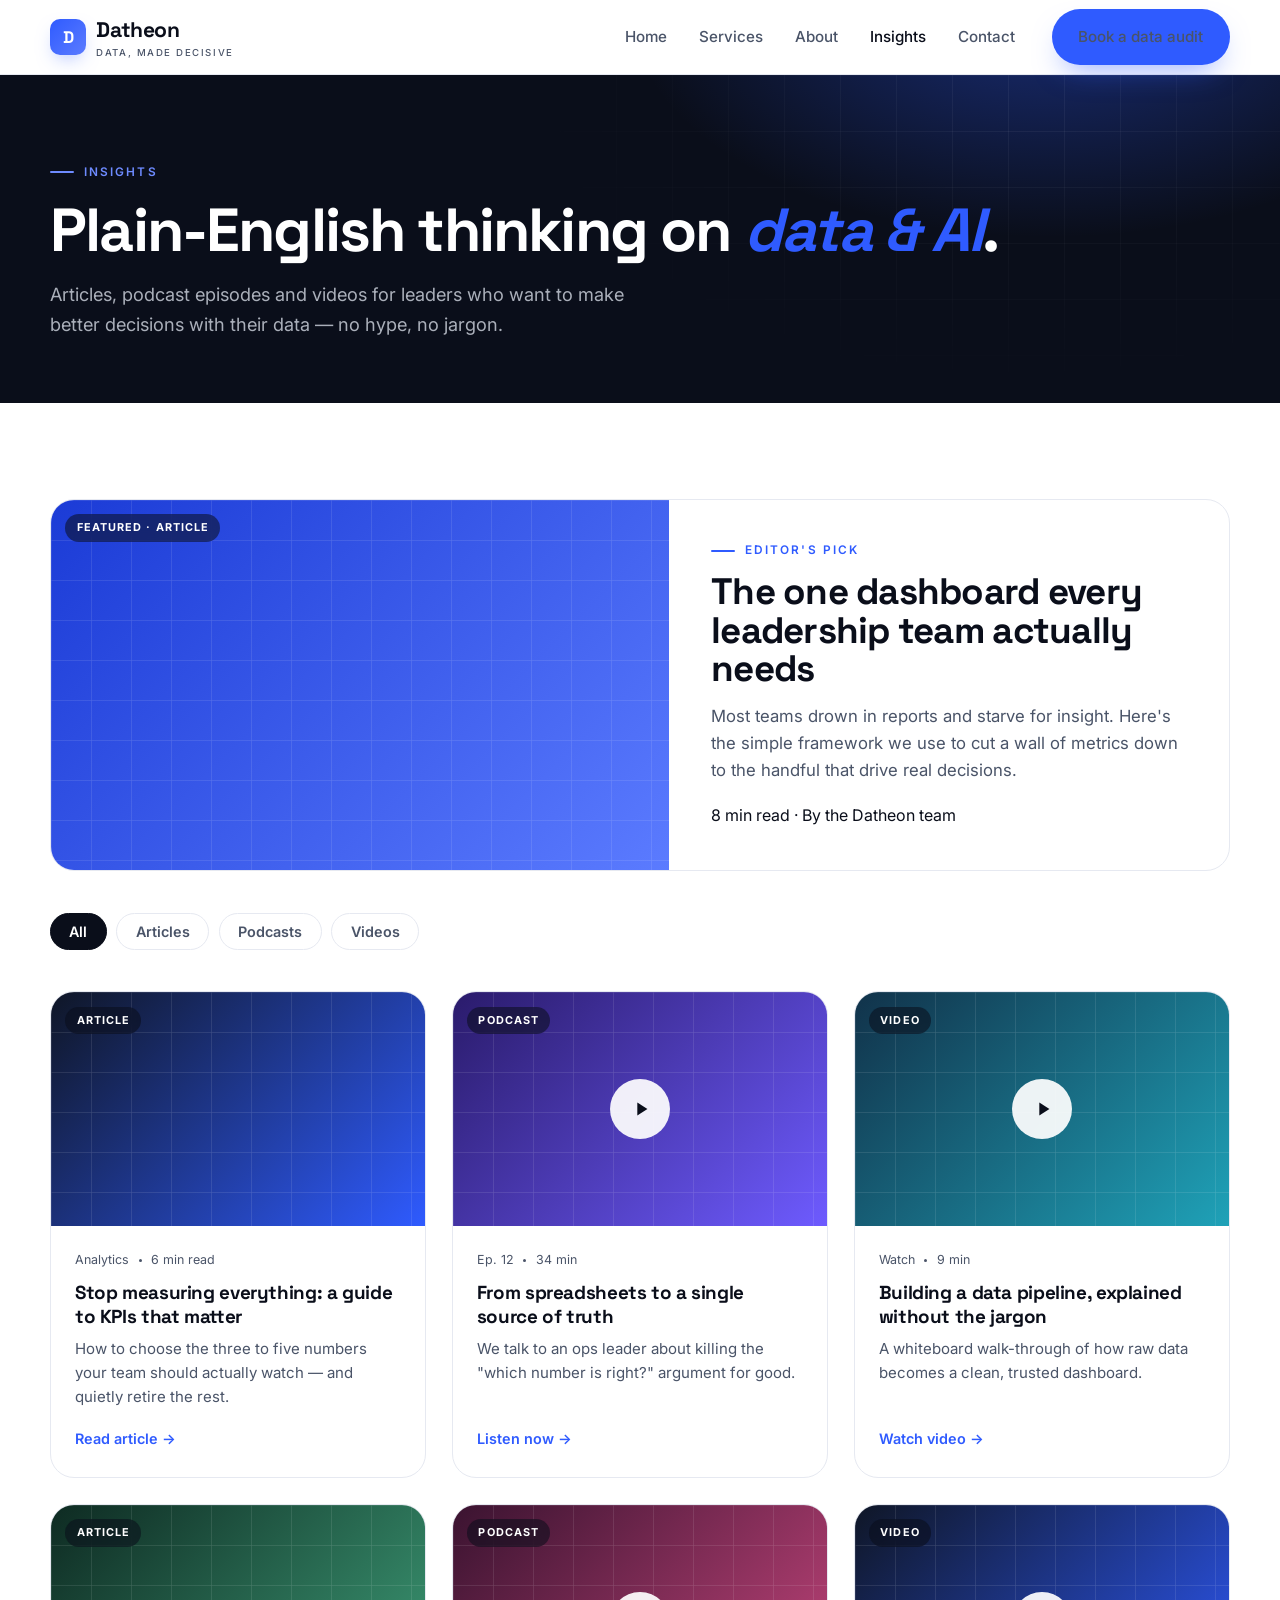
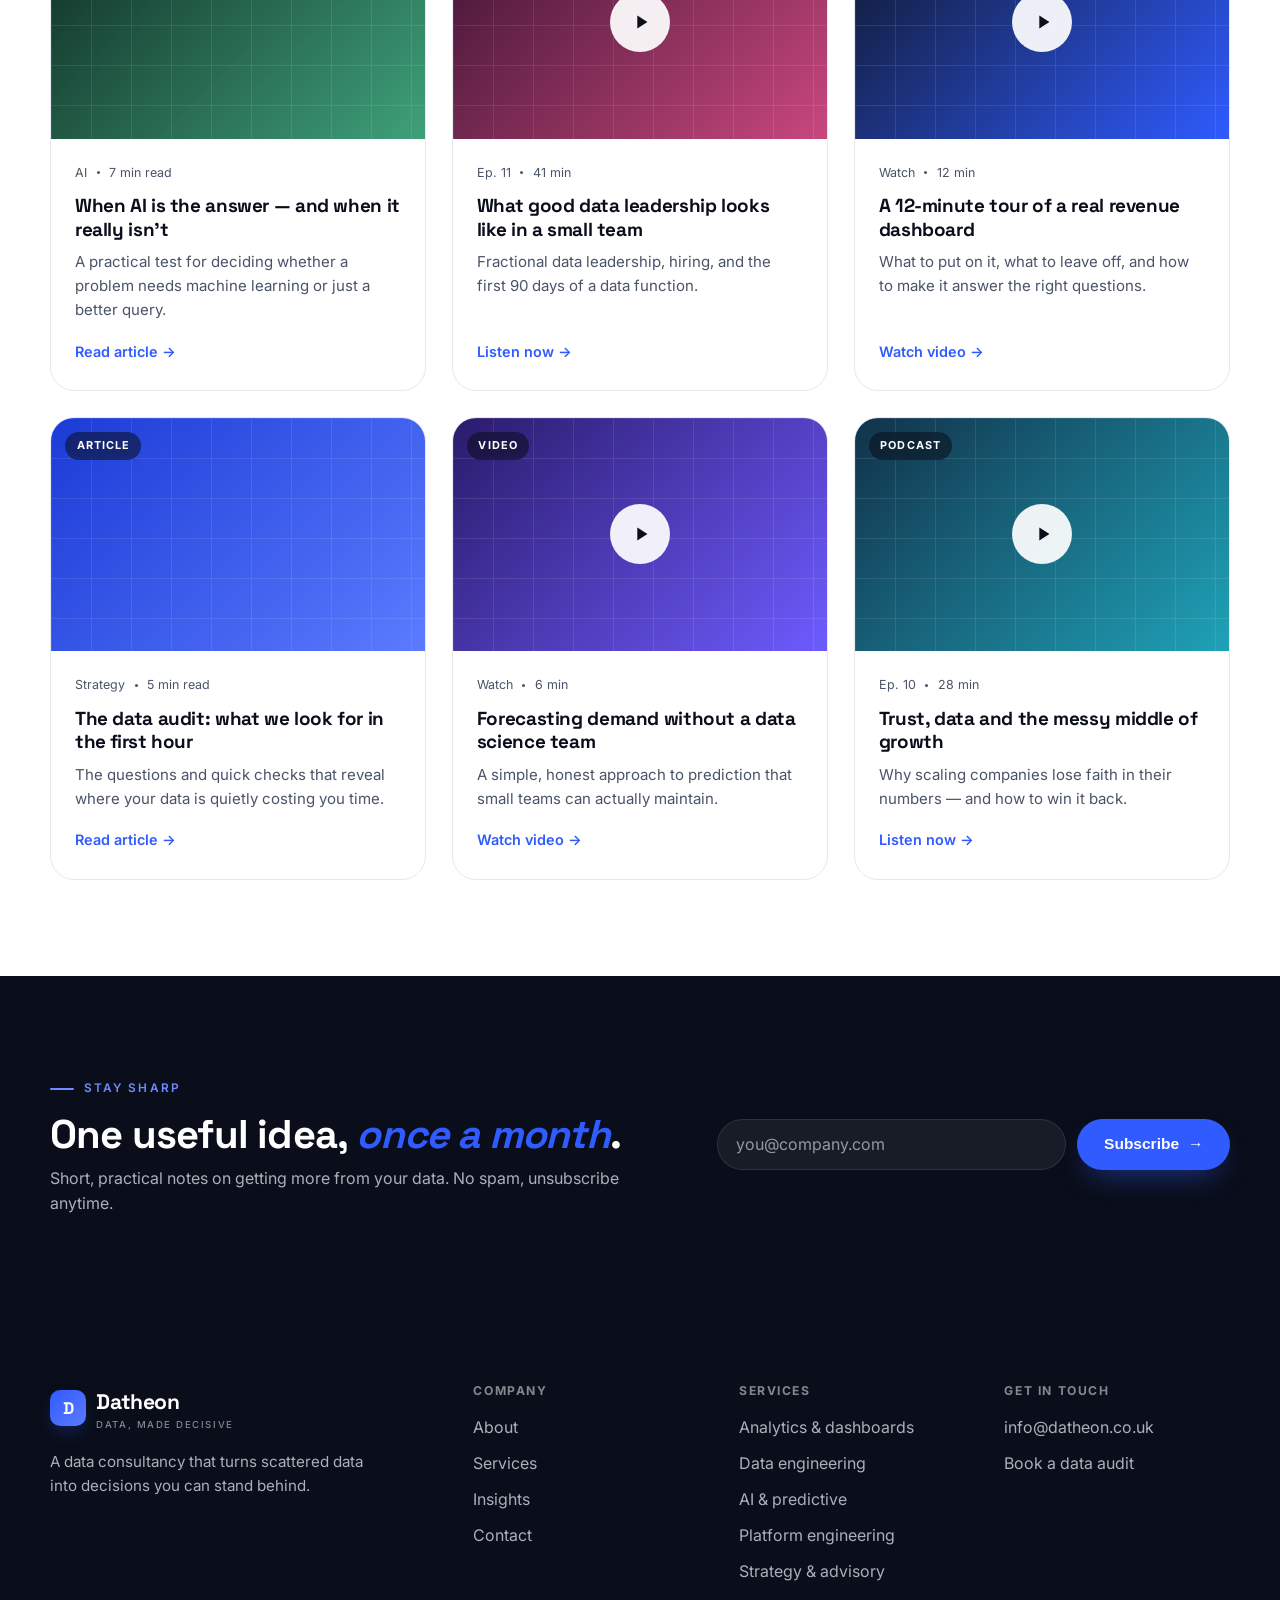
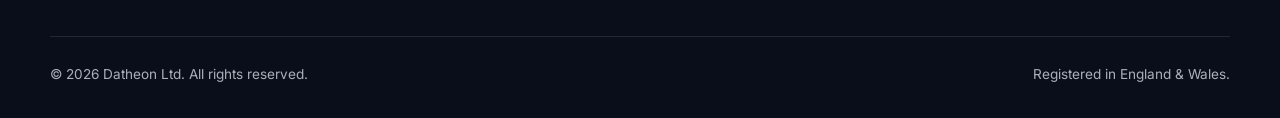
<file: blog.html>
<!DOCTYPE html>
<html lang="en">
<head>
  <meta charset="UTF-8" />
  <meta name="viewport" content="width=device-width, initial-scale=1.0" />
  <title>Insights — Articles, Podcasts &amp; Videos | Datheon Ltd</title>
  <meta name="description" content="Practical, plain-English thinking on data, analytics and AI from Datheon — articles, podcast episodes and videos for data-driven leaders." />
  <link rel="canonical" href="https://www.datheon.co.uk/blog.html" />
  <meta name="robots" content="index, follow, max-image-preview:large, max-snippet:-1" />
  <meta name="author" content="Datheon Ltd" />
  <meta name="theme-color" content="#0A0E1A" />

  <meta property="og:type" content="website" />
  <meta property="og:site_name" content="Datheon Ltd" />
  <meta property="og:locale" content="en_GB" />
  <meta property="og:title" content="Insights — Articles, Podcasts & Videos | Datheon Ltd" />
  <meta property="og:description" content="Practical, plain-English thinking on data, analytics and AI — articles, podcast episodes and videos for data-driven leaders." />
  <meta property="og:url" content="https://www.datheon.co.uk/blog.html" />
  <meta property="og:image" content="https://www.datheon.co.uk/og-image.png" />
  <meta property="og:image:width" content="1200" />
  <meta property="og:image:height" content="630" />
  <meta property="og:image:alt" content="Datheon Insights — articles, podcasts and videos" />

  <meta name="twitter:card" content="summary_large_image" />
  <meta name="twitter:title" content="Insights — Articles, Podcasts & Videos | Datheon Ltd" />
  <meta name="twitter:description" content="Plain-English thinking on data, analytics and AI — articles, podcasts and videos." />
  <meta name="twitter:image" content="https://www.datheon.co.uk/og-image.png" />

  <link rel="icon" href="favicon.svg" type="image/svg+xml" />
  <link rel="apple-touch-icon" href="favicon.svg" />

  <link rel="preconnect" href="https://fonts.googleapis.com" />
  <link rel="preconnect" href="https://fonts.gstatic.com" crossorigin />
  <link href="https://fonts.googleapis.com/css2?family=Space+Grotesk:wght@500;600;700&family=Inter:wght@400;500;600&display=swap" rel="stylesheet" />
  <link rel="stylesheet" href="styles.css" />

  <script type="application/ld+json">
  {
    "@context": "https://schema.org",
    "@graph": [
      {
        "@type": "BreadcrumbList",
        "itemListElement": [
          { "@type": "ListItem", "position": 1, "name": "Home", "item": "https://www.datheon.co.uk/" },
          { "@type": "ListItem", "position": 2, "name": "Insights", "item": "https://www.datheon.co.uk/blog.html" }
        ]
      },
      {
        "@type": "Blog",
        "@id": "https://www.datheon.co.uk/blog.html#blog",
        "url": "https://www.datheon.co.uk/blog.html",
        "name": "Datheon Insights",
        "description": "Articles, podcasts and videos on data, analytics and AI for data-driven leaders.",
        "publisher": { "@type": "Organization", "name": "Datheon Ltd", "url": "https://www.datheon.co.uk/" },
        "blogPost": [
          { "@type": "BlogPosting", "headline": "The one dashboard every leadership team actually needs", "url": "https://www.datheon.co.uk/article.html" }
        ]
      }
    ]
  }
  </script>
</head>
<body>

  <header class="site-header">
    <div class="wrap nav" role="navigation" aria-label="Primary">
      <a class="brand" href="index.html"><span class="mark">D</span><span>Datheon<small>Data, made decisive</small></span></a>
      <ul class="nav-links">
        <li><a href="index.html">Home</a></li>
        <li><a href="services.html">Services</a></li>
        <li><a href="about.html">About</a></li>
        <li><a href="blog.html" class="active">Insights</a></li>
        <li><a href="contact.html">Contact</a></li>
        <li class="nav-cta"><a class="btn btn-primary" href="https://calendly.com/datheon-info/30min" target="_blank" rel="noopener">Book a data audit</a></li>
      </ul>
      <button class="nav-toggle" aria-label="Menu"><span></span><span></span><span></span></button>
    </div>
  </header>

  <main>

  <section class="page-hero">
    <div class="wrap reveal">
      <span class="eyebrow on-dark">Insights</span>
      <h1>Plain-English thinking on <em>data &amp; AI</em>.</h1>
      <p>Articles, podcast episodes and videos for leaders who want to make better decisions with their data — no hype, no jargon.</p>
    </div>
  </section>

  <section>
    <div class="wrap">

      <!-- FEATURED -->
      <a class="featured reveal" href="article.html">
        <div class="thumb g1">
          <span class="badge">Featured · Article</span>
          <span class="glyph"></span>
        </div>
        <div class="body">
          <span class="eyebrow">Editor's pick</span>
          <h2>The one dashboard every leadership team actually needs</h2>
          <p>Most teams drown in reports and starve for insight. Here's the simple framework we use to cut a wall of metrics down to the handful that drive real decisions.</p>
          <div class="meta" style="margin-top:1.2rem">8 min read · By the Datheon team</div>
        </div>
      </a>

      <!-- FILTER -->
      <div class="filterbar reveal" role="tablist" aria-label="Filter content">
        <button class="active" data-filter="all">All</button>
        <button data-filter="article">Articles</button>
        <button data-filter="podcast">Podcasts</button>
        <button data-filter="video">Videos</button>
      </div>

      <!-- GRID -->
      <div class="post-grid" id="post-grid">

        <a class="post reveal" data-type="article" href="article.html">
          <div class="thumb g2"><span class="badge">Article</span><span class="glyph"></span></div>
          <div class="body">
            <div class="meta">Analytics <span class="dot"></span> 6 min read</div>
            <h3>Stop measuring everything: a guide to KPIs that matter</h3>
            <p>How to choose the three to five numbers your team should actually watch — and quietly retire the rest.</p>
            <span class="more">Read article →</span>
          </div>
        </a>

        <a class="post reveal" data-type="podcast" href="#">
          <div class="thumb g4"><span class="badge">Podcast</span><span class="glyph"></span>
            <span class="play"><svg aria-hidden="true" viewBox="0 0 24 24" fill="currentColor"><path d="M8 5v14l11-7z"/></svg></span>
          </div>
          <div class="body">
            <div class="meta">Ep. 12 <span class="dot"></span> 34 min</div>
            <h3>From spreadsheets to a single source of truth</h3>
            <p>We talk to an ops leader about killing the "which number is right?" argument for good.</p>
            <span class="more">Listen now →</span>
          </div>
        </a>

        <a class="post reveal" data-type="video" href="#">
          <div class="thumb g3"><span class="badge">Video</span><span class="glyph"></span>
            <span class="play"><svg aria-hidden="true" viewBox="0 0 24 24" fill="currentColor"><path d="M8 5v14l11-7z"/></svg></span>
          </div>
          <div class="body">
            <div class="meta">Watch <span class="dot"></span> 9 min</div>
            <h3>Building a data pipeline, explained without the jargon</h3>
            <p>A whiteboard walk-through of how raw data becomes a clean, trusted dashboard.</p>
            <span class="more">Watch video →</span>
          </div>
        </a>

        <a class="post reveal" data-type="article" href="article.html">
          <div class="thumb g5"><span class="badge">Article</span><span class="glyph"></span></div>
          <div class="body">
            <div class="meta">AI <span class="dot"></span> 7 min read</div>
            <h3>When AI is the answer — and when it really isn't</h3>
            <p>A practical test for deciding whether a problem needs machine learning or just a better query.</p>
            <span class="more">Read article →</span>
          </div>
        </a>

        <a class="post reveal" data-type="podcast" href="#">
          <div class="thumb g6"><span class="badge">Podcast</span><span class="glyph"></span>
            <span class="play"><svg aria-hidden="true" viewBox="0 0 24 24" fill="currentColor"><path d="M8 5v14l11-7z"/></svg></span>
          </div>
          <div class="body">
            <div class="meta">Ep. 11 <span class="dot"></span> 41 min</div>
            <h3>What good data leadership looks like in a small team</h3>
            <p>Fractional data leadership, hiring, and the first 90 days of a data function.</p>
            <span class="more">Listen now →</span>
          </div>
        </a>

        <a class="post reveal" data-type="video" href="#">
          <div class="thumb g2"><span class="badge">Video</span><span class="glyph"></span>
            <span class="play"><svg aria-hidden="true" viewBox="0 0 24 24" fill="currentColor"><path d="M8 5v14l11-7z"/></svg></span>
          </div>
          <div class="body">
            <div class="meta">Watch <span class="dot"></span> 12 min</div>
            <h3>A 12-minute tour of a real revenue dashboard</h3>
            <p>What to put on it, what to leave off, and how to make it answer the right questions.</p>
            <span class="more">Watch video →</span>
          </div>
        </a>

        <a class="post reveal" data-type="article" href="article.html">
          <div class="thumb g1"><span class="badge">Article</span><span class="glyph"></span></div>
          <div class="body">
            <div class="meta">Strategy <span class="dot"></span> 5 min read</div>
            <h3>The data audit: what we look for in the first hour</h3>
            <p>The questions and quick checks that reveal where your data is quietly costing you time.</p>
            <span class="more">Read article →</span>
          </div>
        </a>

        <a class="post reveal" data-type="video" href="#">
          <div class="thumb g4"><span class="badge">Video</span><span class="glyph"></span>
            <span class="play"><svg aria-hidden="true" viewBox="0 0 24 24" fill="currentColor"><path d="M8 5v14l11-7z"/></svg></span>
          </div>
          <div class="body">
            <div class="meta">Watch <span class="dot"></span> 6 min</div>
            <h3>Forecasting demand without a data science team</h3>
            <p>A simple, honest approach to prediction that small teams can actually maintain.</p>
            <span class="more">Watch video →</span>
          </div>
        </a>

        <a class="post reveal" data-type="podcast" href="#">
          <div class="thumb g3"><span class="badge">Podcast</span><span class="glyph"></span>
            <span class="play"><svg aria-hidden="true" viewBox="0 0 24 24" fill="currentColor"><path d="M8 5v14l11-7z"/></svg></span>
          </div>
          <div class="body">
            <div class="meta">Ep. 10 <span class="dot"></span> 28 min</div>
            <h3>Trust, data and the messy middle of growth</h3>
            <p>Why scaling companies lose faith in their numbers — and how to win it back.</p>
            <span class="more">Listen now →</span>
          </div>
        </a>

      </div>

      <p id="empty-note" style="display:none;text-align:center;color:var(--body);padding:2rem 0">No items in this category yet — check back soon.</p>
    </div>
  </section>

  <!-- NEWSLETTER -->
  <section class="dark">
    <div class="wrap">
      <div class="newsletter reveal">
        <div>
          <span class="eyebrow on-dark">Stay sharp</span>
          <h2 style="font-size:clamp(1.8rem,3.4vw,2.5rem);margin:1rem 0 0.6rem">One useful idea, <em>once a month</em>.</h2>
          <p style="color:var(--body-dk)">Short, practical notes on getting more from your data. No spam, unsubscribe anytime.</p>
        </div>
        <form id="newsletter-form">
          <input type="email" placeholder="you@company.com" aria-label="Email address" required />
          <button class="btn btn-primary" type="submit">Subscribe <span class="arrow">→</span></button>
        </form>
      </div>
    </div>
  </section>

  </main>

  <footer class="site-footer">
    <div class="wrap">
      <div class="footer-grid">
        <div>
          <a class="brand" href="index.html"><span class="mark">D</span><span>Datheon<small>Data, made decisive</small></span></a>
          <p class="footer-blurb">A data consultancy that turns scattered data into decisions you can stand behind.</p>
        </div>
        <div>
          <h4>Company</h4>
          <ul><li><a href="about.html">About</a></li><li><a href="services.html">Services</a></li><li><a href="blog.html">Insights</a></li><li><a href="contact.html">Contact</a></li></ul>
        </div>
        <div>
          <h4>Services</h4>
          <ul><li><a href="services.html">Analytics &amp; dashboards</a></li><li><a href="services.html">Data engineering</a></li><li><a href="services.html">AI &amp; predictive</a></li><li><a href="services.html">Platform engineering</a></li><li><a href="services.html">Strategy &amp; advisory</a></li></ul>
        </div>
        <div>
          <h4>Get in touch</h4>
          <ul><li><a href="mailto:info@datheon.co.uk">info@datheon.co.uk</a></li><li><a href="https://calendly.com/datheon-info/30min" target="_blank" rel="noopener">Book a data audit</a></li></ul>
        </div>
      </div>
      <div class="colophon"><span>© 2026 Datheon Ltd. All rights reserved.</span><span>Registered in England &amp; Wales.</span></div>
    </div>
  </footer>

  <script src="site.js"></script>
</body>
</html>
</file>
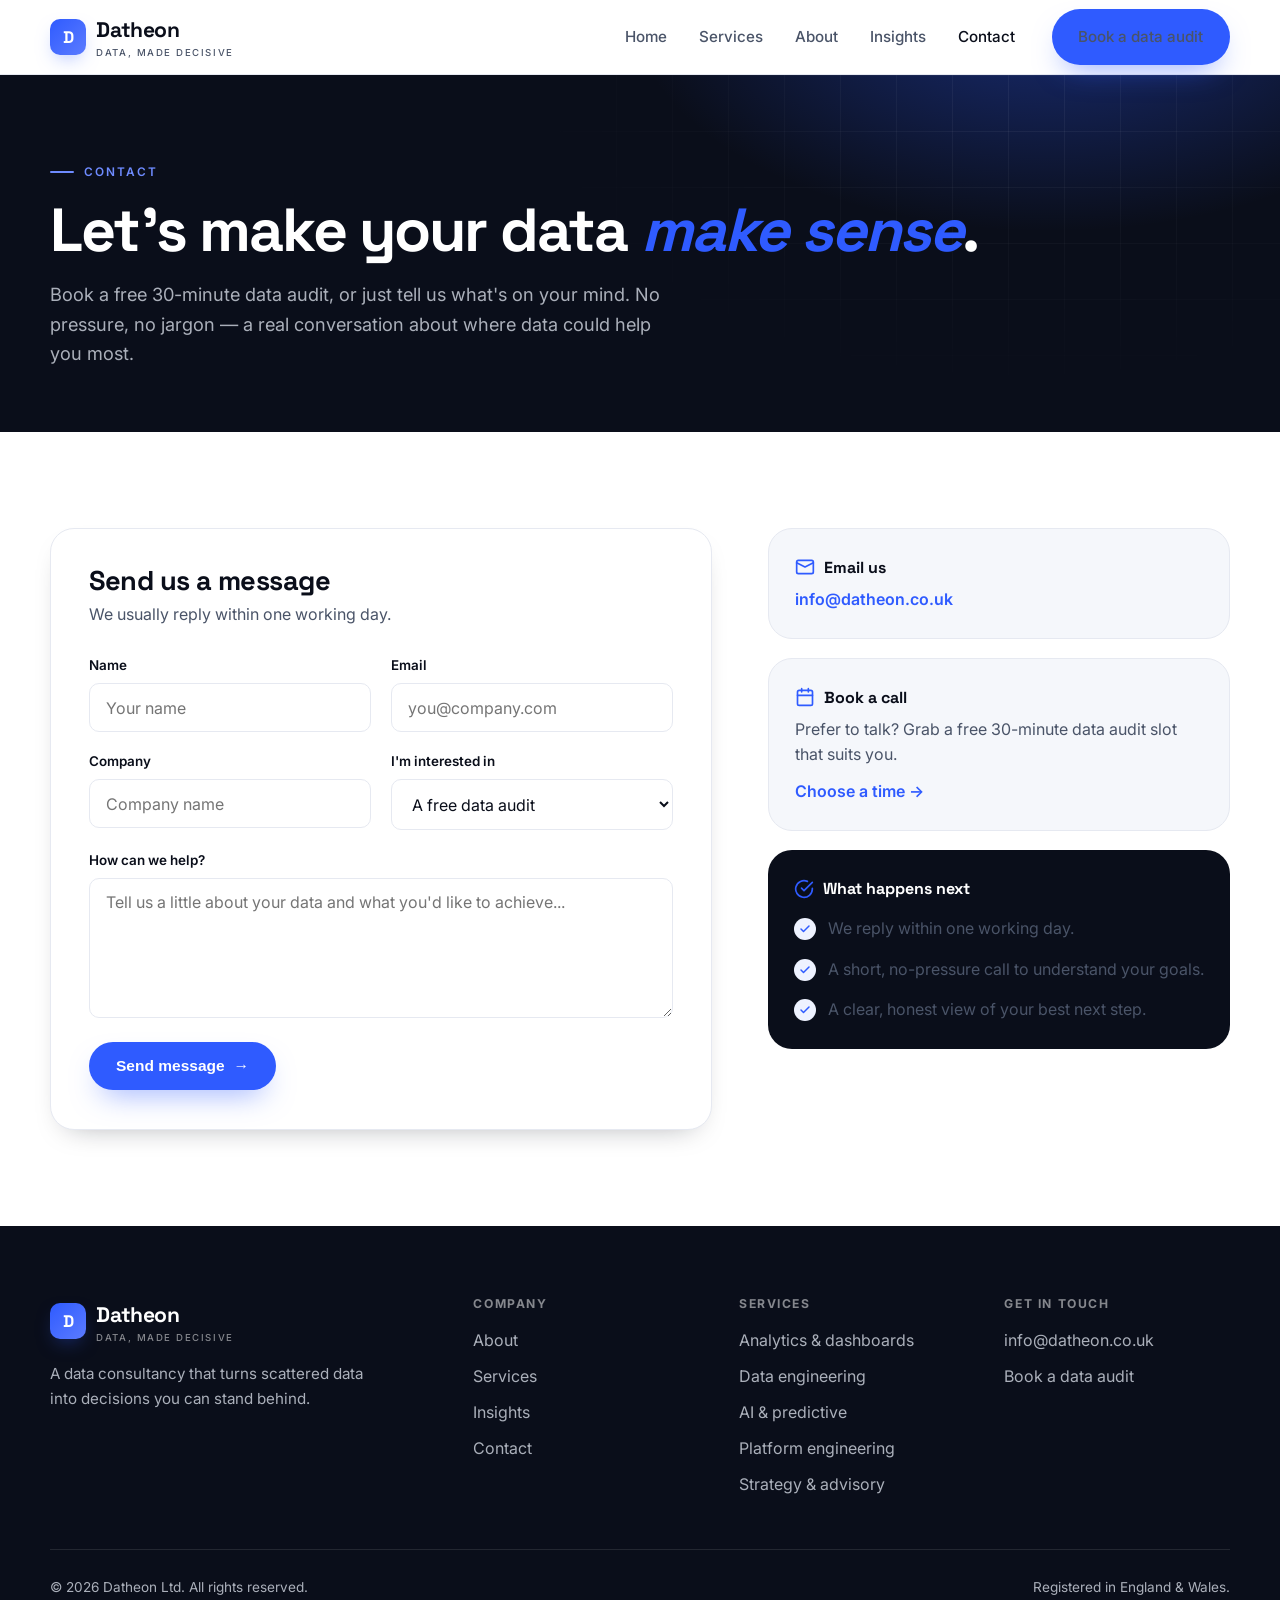
<file: contact.html>
<!DOCTYPE html>
<html lang="en">
<head>
  <meta charset="UTF-8" />
  <meta name="viewport" content="width=device-width, initial-scale=1.0" />
  <title>Contact — Datheon Ltd</title>
  <meta name="description" content="Book a free 30-minute data audit with Datheon, or send us a message. Plain-English data consultancy you can trust." />
  <link rel="canonical" href="https://www.datheon.co.uk/contact.html" />
  <meta name="robots" content="index, follow, max-image-preview:large, max-snippet:-1" />
  <meta name="author" content="Datheon Ltd" />
  <meta name="theme-color" content="#0A0E1A" />

  <meta property="og:type" content="website" />
  <meta property="og:site_name" content="Datheon Ltd" />
  <meta property="og:locale" content="en_GB" />
  <meta property="og:title" content="Contact — Datheon Ltd" />
  <meta property="og:description" content="Book a free 30-minute data audit, or send us a message. Plain-English data consultancy you can trust." />
  <meta property="og:url" content="https://www.datheon.co.uk/contact.html" />
  <meta property="og:image" content="https://www.datheon.co.uk/og-image.png" />
  <meta property="og:image:width" content="1200" />
  <meta property="og:image:height" content="630" />
  <meta property="og:image:alt" content="Contact Datheon Ltd" />

  <meta name="twitter:card" content="summary_large_image" />
  <meta name="twitter:title" content="Contact — Datheon Ltd" />
  <meta name="twitter:description" content="Book a free 30-minute data audit, or send us a message." />
  <meta name="twitter:image" content="https://www.datheon.co.uk/og-image.png" />

  <link rel="icon" href="favicon.svg" type="image/svg+xml" />
  <link rel="apple-touch-icon" href="favicon.svg" />

  <link rel="preconnect" href="https://fonts.googleapis.com" />
  <link rel="preconnect" href="https://fonts.gstatic.com" crossorigin />
  <link href="https://fonts.googleapis.com/css2?family=Space+Grotesk:wght@500;600;700&family=Inter:wght@400;500;600&display=swap" rel="stylesheet" />
  <link rel="stylesheet" href="styles.css" />

  <script type="application/ld+json">
  {
    "@context": "https://schema.org",
    "@graph": [
      {
        "@type": "BreadcrumbList",
        "itemListElement": [
          { "@type": "ListItem", "position": 1, "name": "Home", "item": "https://www.datheon.co.uk/" },
          { "@type": "ListItem", "position": 2, "name": "Contact", "item": "https://www.datheon.co.uk/contact.html" }
        ]
      },
      {
        "@type": "ContactPage",
        "url": "https://www.datheon.co.uk/contact.html",
        "name": "Contact — Datheon Ltd",
        "mainEntity": {
          "@type": "Organization",
          "name": "Datheon Ltd",
          "email": "info@datheon.co.uk",
          "url": "https://www.datheon.co.uk/",
          "contactPoint": { "@type": "ContactPoint", "contactType": "sales", "email": "info@datheon.co.uk", "areaServed": "GB", "availableLanguage": "English" }
        }
      }
    ]
  }
  </script>
</head>
<body>

  <header class="site-header">
    <div class="wrap nav" role="navigation" aria-label="Primary">
      <a class="brand" href="index.html"><span class="mark">D</span><span>Datheon<small>Data, made decisive</small></span></a>
      <ul class="nav-links">
        <li><a href="index.html">Home</a></li>
        <li><a href="services.html">Services</a></li>
        <li><a href="about.html">About</a></li>
        <li><a href="blog.html">Insights</a></li>
        <li><a href="contact.html" class="active">Contact</a></li>
        <li class="nav-cta"><a class="btn btn-primary" href="https://calendly.com/datheon-info/30min" target="_blank" rel="noopener">Book a data audit</a></li>
      </ul>
      <button class="nav-toggle" aria-label="Menu"><span></span><span></span><span></span></button>
    </div>
  </header>

  <main>

  <section class="page-hero">
    <div class="wrap reveal">
      <span class="eyebrow on-dark">Contact</span>
      <h1>Let's make your data <em>make sense</em>.</h1>
      <p>Book a free 30-minute data audit, or just tell us what's on your mind. No pressure, no jargon — a real conversation about where data could help you most.</p>
    </div>
  </section>

  <section>
    <div class="wrap split" style="align-items:start">

      <div class="panel reveal" style="padding:2.4rem">
        <h2 style="font-size:1.7rem;margin-bottom:0.4rem">Send us a message</h2>
        <p style="color:var(--body);margin-bottom:1.7rem">We usually reply within one working day.</p>
        <form id="contact-form" novalidate>
          <input type="hidden" name="access_key" value="dba3edb4-bb57-4787-8909-98b45eaba0b4" />
          <input type="hidden" name="subject" value="New data audit enquiry — Datheon website" />
          <input type="hidden" name="from_name" value="Datheon website" />
          <input type="checkbox" name="botcheck" style="display:none" tabindex="-1" autocomplete="off" aria-hidden="true" />
          <div class="form-grid">
            <div class="field">
              <label for="name">Name</label>
              <input id="name" name="name" type="text" placeholder="Your name" required />
            </div>
            <div class="field">
              <label for="email">Email</label>
              <input id="email" name="email" type="email" placeholder="you@company.com" required />
            </div>
            <div class="field">
              <label for="company">Company</label>
              <input id="company" name="company" type="text" placeholder="Company name" />
            </div>
            <div class="field">
              <label for="interest">I'm interested in</label>
              <select id="interest" name="interest">
                <option>A free data audit</option>
                <option>Analytics &amp; dashboards</option>
                <option>Data engineering</option>
                <option>AI &amp; predictive</option>
                <option>Platform engineering</option>
                <option>Strategy &amp; advisory</option>
                <option>Not sure yet</option>
              </select>
            </div>
            <div class="field full">
              <label for="message">How can we help?</label>
              <textarea id="message" name="message" placeholder="Tell us a little about your data and what you'd like to achieve..."></textarea>
            </div>
          </div>
          <button class="btn btn-primary" type="submit" style="margin-top:1.5rem">Send message <span class="arrow">→</span></button>
          <p id="form-note" style="display:none;margin-top:1rem;color:var(--blue);font-weight:500"></p>
        </form>
      </div>

      <div class="contact-aside reveal">
        <div class="info">
          <b><svg aria-hidden="true" viewBox="0 0 24 24" fill="none" stroke="currentColor" stroke-width="2" stroke-linecap="round" stroke-linejoin="round"><rect x="2" y="4" width="20" height="16" rx="2"/><path d="m22 7-10 5L2 7"/></svg> Email us</b>
          <a href="mailto:info@datheon.co.uk">info@datheon.co.uk</a>
        </div>
        <a class="info" href="https://calendly.com/datheon-info/30min" target="_blank" rel="noopener" style="display:block;text-decoration:none;color:inherit;cursor:pointer">
          <b><svg aria-hidden="true" viewBox="0 0 24 24" fill="none" stroke="currentColor" stroke-width="2" stroke-linecap="round" stroke-linejoin="round"><rect x="3" y="4" width="18" height="18" rx="2"/><path d="M16 2v4M8 2v4M3 10h18"/></svg> Book a call</b>
          <p style="color:var(--body);margin-top:0.2rem">Prefer to talk? Grab a free 30-minute data audit slot that suits you.</p>
          <span style="display:inline-block;margin-top:0.7rem;color:var(--blue);font-weight:600">Choose a time →</span>
        </a>
        <div class="info dark-info">
          <b><svg aria-hidden="true" viewBox="0 0 24 24" fill="none" stroke="currentColor" stroke-width="2" stroke-linecap="round" stroke-linejoin="round"><path d="M22 11.08V12a10 10 0 1 1-5.93-9.14"/><polyline points="22 4 12 14.01 9 11.01"/></svg> What happens next</b>
          <ul class="checklist" style="margin-top:0.9rem">
            <li>We reply within one working day.</li>
            <li>A short, no-pressure call to understand your goals.</li>
            <li>A clear, honest view of your best next step.</li>
          </ul>
        </div>
      </div>

    </div>
  </section>

  </main>

  <footer class="site-footer">
    <div class="wrap">
      <div class="footer-grid">
        <div>
          <a class="brand" href="index.html"><span class="mark">D</span><span>Datheon<small>Data, made decisive</small></span></a>
          <p class="footer-blurb">A data consultancy that turns scattered data into decisions you can stand behind.</p>
        </div>
        <div>
          <h4>Company</h4>
          <ul><li><a href="about.html">About</a></li><li><a href="services.html">Services</a></li><li><a href="blog.html">Insights</a></li><li><a href="contact.html">Contact</a></li></ul>
        </div>
        <div>
          <h4>Services</h4>
          <ul><li><a href="services.html">Analytics &amp; dashboards</a></li><li><a href="services.html">Data engineering</a></li><li><a href="services.html">AI &amp; predictive</a></li><li><a href="services.html">Platform engineering</a></li><li><a href="services.html">Strategy &amp; advisory</a></li></ul>
        </div>
        <div>
          <h4>Get in touch</h4>
          <ul><li><a href="mailto:info@datheon.co.uk">info@datheon.co.uk</a></li><li><a href="https://calendly.com/datheon-info/30min" target="_blank" rel="noopener">Book a data audit</a></li></ul>
        </div>
      </div>
      <div class="colophon"><span>© 2026 Datheon Ltd. All rights reserved.</span><span>Registered in England &amp; Wales.</span></div>
    </div>
  </footer>

  <script src="site.js"></script>
</body>
</html>
</file>
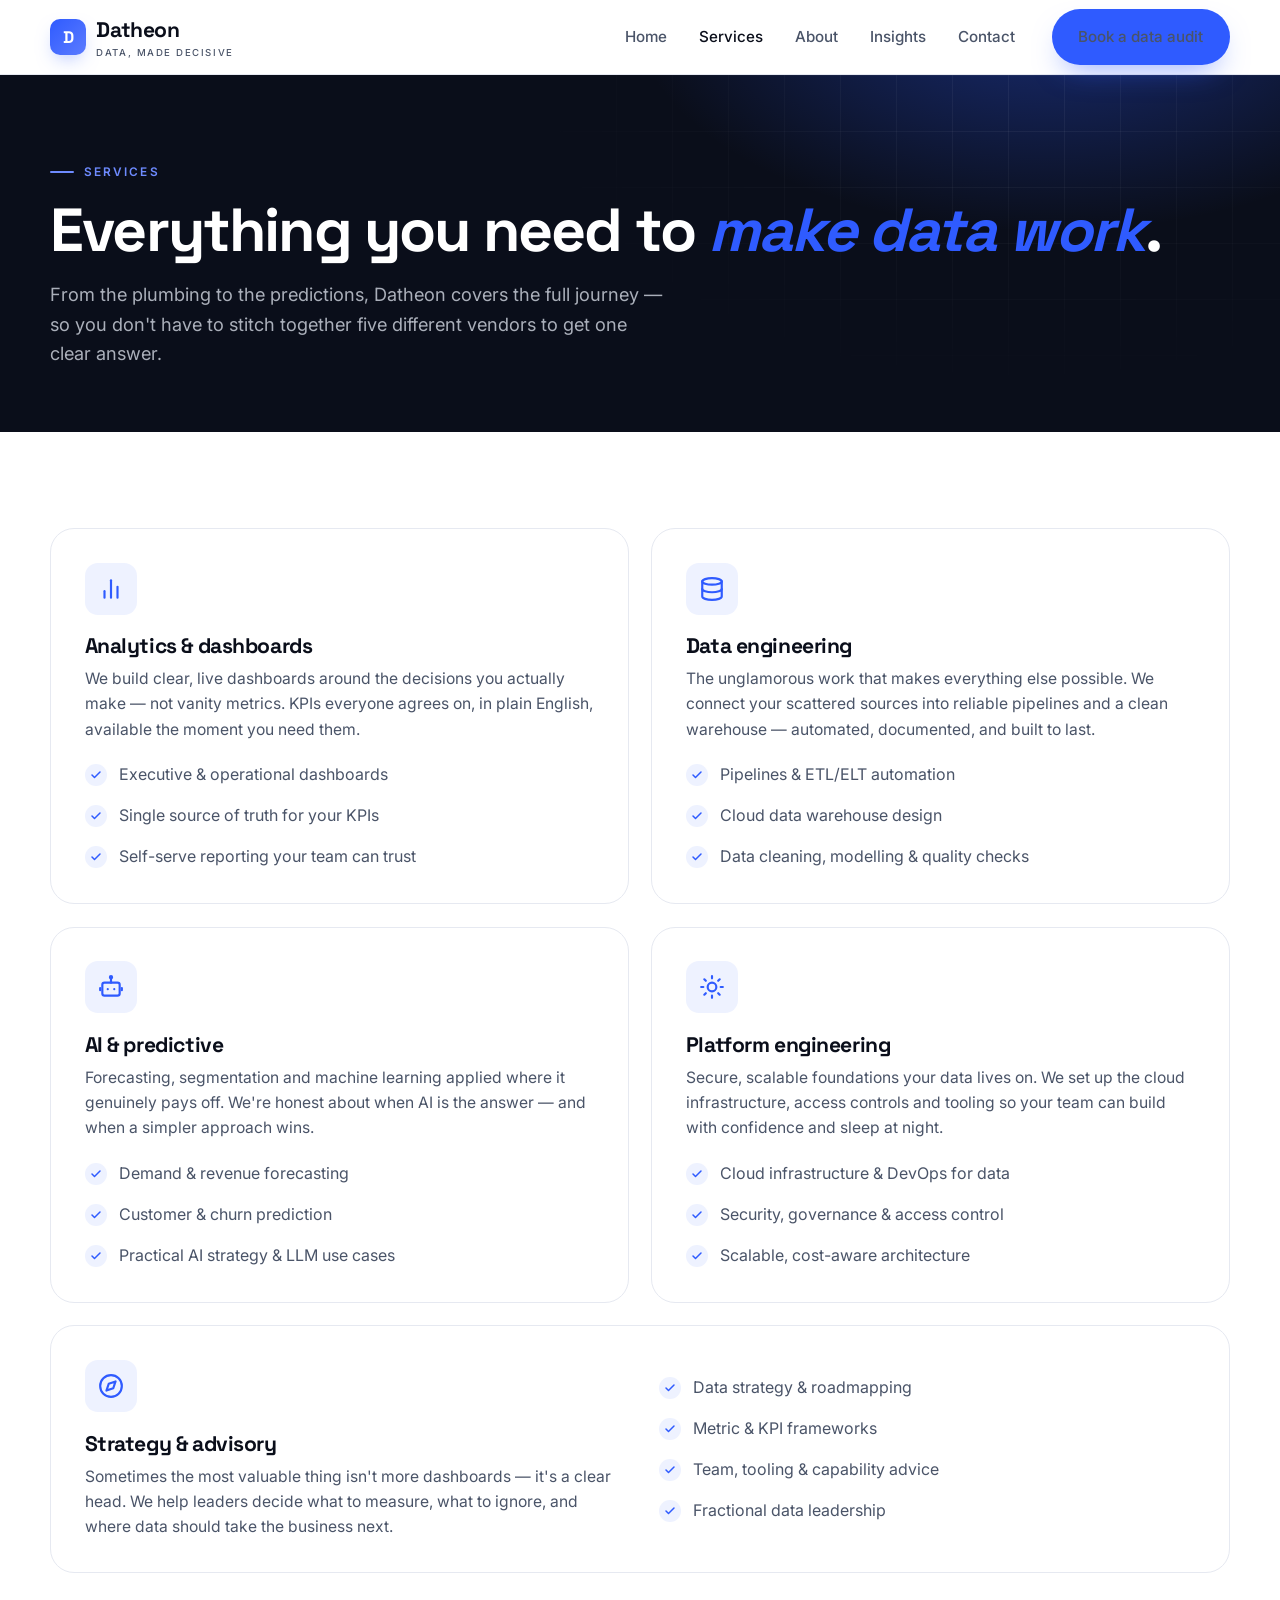
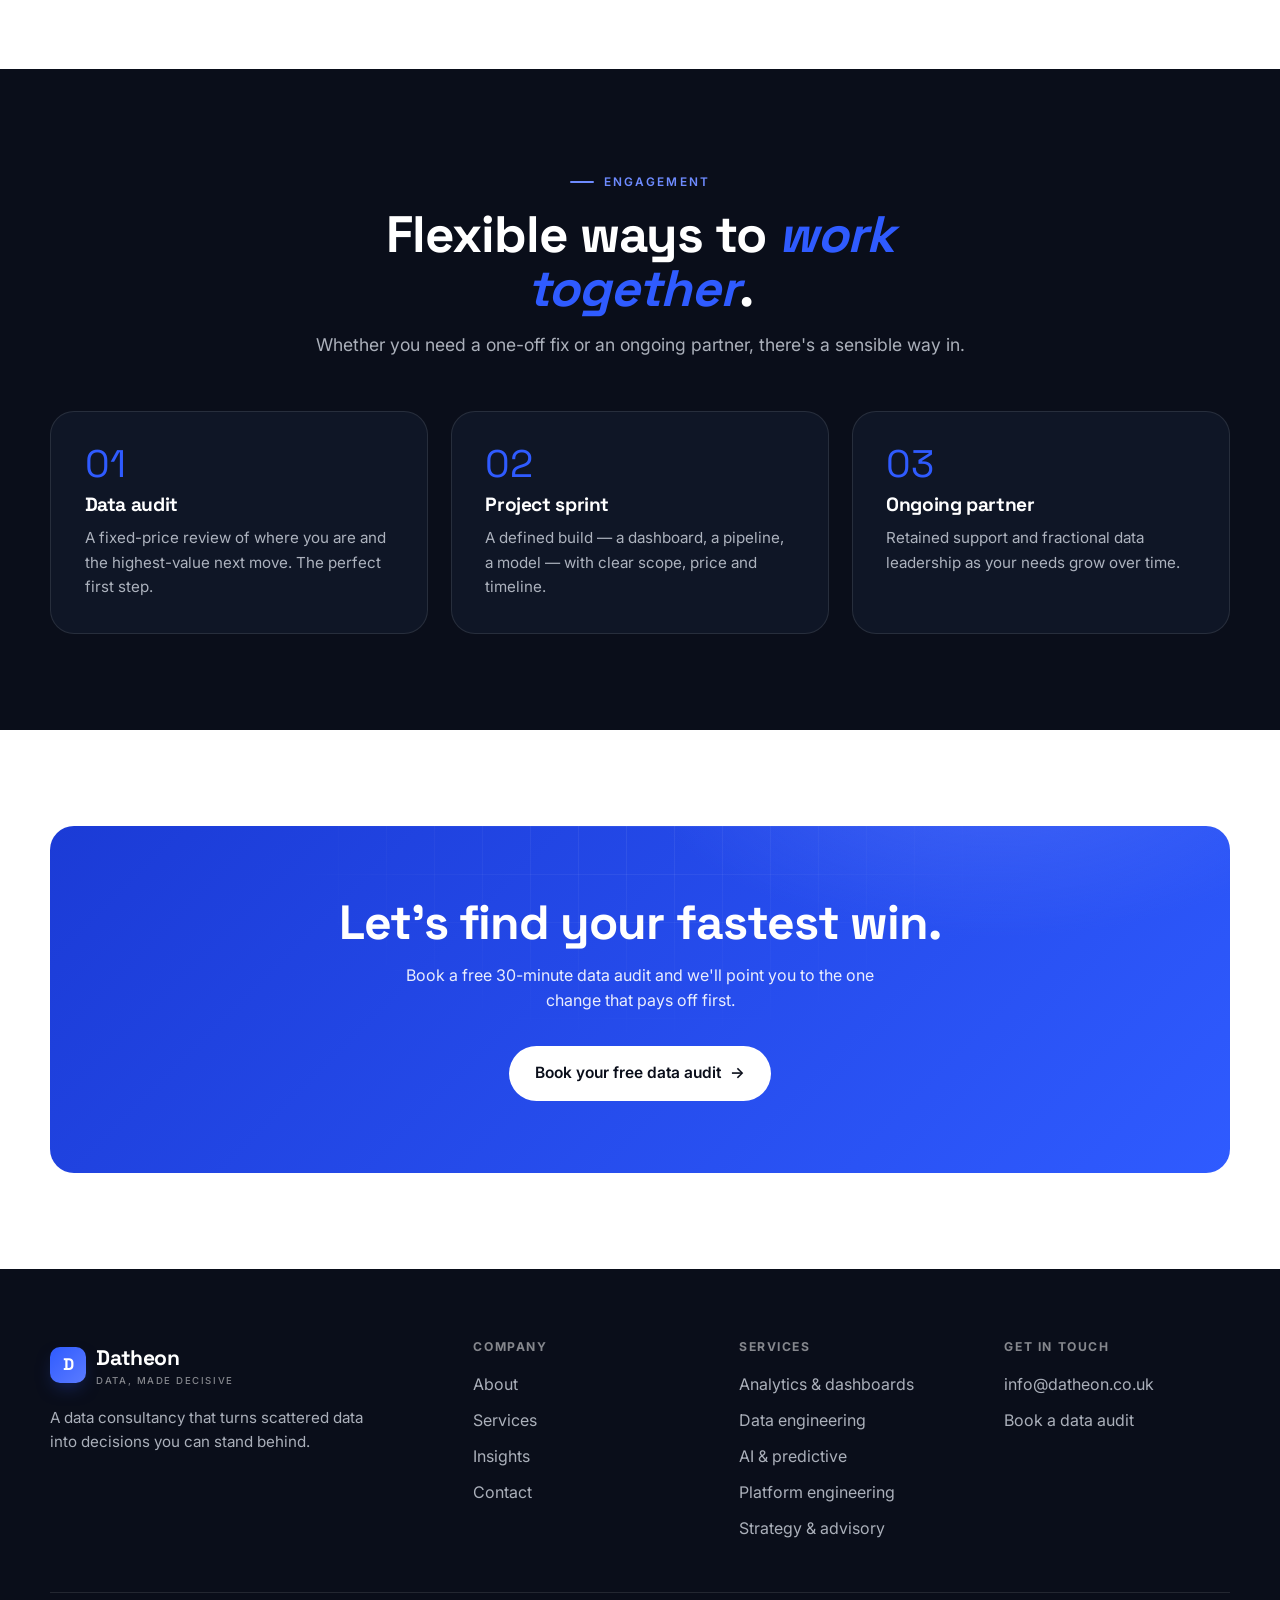
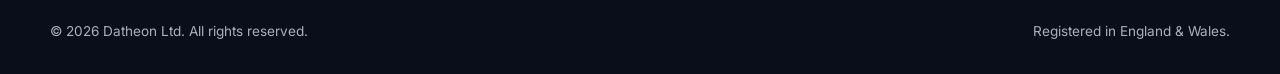
<file: services.html>
<!DOCTYPE html>
<html lang="en">
<head>
  <meta charset="UTF-8" />
  <meta name="viewport" content="width=device-width, initial-scale=1.0" />
  <title>Services — Datheon Ltd</title>
  <meta name="description" content="Analytics & dashboards, data engineering, AI & predictive, platform engineering and strategy — five data capabilities under one trusted roof." />
  <link rel="canonical" href="https://www.datheon.co.uk/services.html" />
  <meta name="robots" content="index, follow, max-image-preview:large, max-snippet:-1" />
  <meta name="author" content="Datheon Ltd" />
  <meta name="theme-color" content="#0A0E1A" />

  <meta property="og:type" content="website" />
  <meta property="og:site_name" content="Datheon Ltd" />
  <meta property="og:locale" content="en_GB" />
  <meta property="og:title" content="Services — Datheon Ltd" />
  <meta property="og:description" content="Five data capabilities under one trusted roof: analytics & dashboards, data engineering, AI & predictive, platform engineering and strategy." />
  <meta property="og:url" content="https://www.datheon.co.uk/services.html" />
  <meta property="og:image" content="https://www.datheon.co.uk/og-image.png" />
  <meta property="og:image:width" content="1200" />
  <meta property="og:image:height" content="630" />
  <meta property="og:image:alt" content="Datheon Ltd data consultancy services" />

  <meta name="twitter:card" content="summary_large_image" />
  <meta name="twitter:title" content="Services — Datheon Ltd" />
  <meta name="twitter:description" content="Five data capabilities under one trusted roof: analytics, engineering, AI, platform and strategy." />
  <meta name="twitter:image" content="https://www.datheon.co.uk/og-image.png" />

  <link rel="icon" href="favicon.svg" type="image/svg+xml" />
  <link rel="apple-touch-icon" href="favicon.svg" />

  <link rel="preconnect" href="https://fonts.googleapis.com" />
  <link rel="preconnect" href="https://fonts.gstatic.com" crossorigin />
  <link href="https://fonts.googleapis.com/css2?family=Space+Grotesk:wght@500;600;700&family=Inter:wght@400;500;600&display=swap" rel="stylesheet" />
  <link rel="stylesheet" href="styles.css" />

  <script type="application/ld+json">
  {
    "@context": "https://schema.org",
    "@graph": [
      {
        "@type": "BreadcrumbList",
        "itemListElement": [
          { "@type": "ListItem", "position": 1, "name": "Home", "item": "https://www.datheon.co.uk/" },
          { "@type": "ListItem", "position": 2, "name": "Services", "item": "https://www.datheon.co.uk/services.html" }
        ]
      },
      {
        "@type": "Service",
        "serviceType": "Data consultancy",
        "provider": { "@type": "Organization", "name": "Datheon Ltd", "url": "https://www.datheon.co.uk/" },
        "areaServed": { "@type": "Country", "name": "United Kingdom" },
        "hasOfferCatalog": {
          "@type": "OfferCatalog",
          "name": "Datheon services",
          "itemListElement": [
            { "@type": "Offer", "itemOffered": { "@type": "Service", "name": "Analytics & dashboards" } },
            { "@type": "Offer", "itemOffered": { "@type": "Service", "name": "Data engineering" } },
            { "@type": "Offer", "itemOffered": { "@type": "Service", "name": "AI & predictive" } },
            { "@type": "Offer", "itemOffered": { "@type": "Service", "name": "Platform engineering" } },
            { "@type": "Offer", "itemOffered": { "@type": "Service", "name": "Strategy & advisory" } }
          ]
        }
      }
    ]
  }
  </script>
</head>
<body>

  <header class="site-header">
    <div class="wrap nav" role="navigation" aria-label="Primary">
      <a class="brand" href="index.html"><span class="mark">D</span><span>Datheon<small>Data, made decisive</small></span></a>
      <ul class="nav-links">
        <li><a href="index.html">Home</a></li>
        <li><a href="services.html" class="active">Services</a></li>
        <li><a href="about.html">About</a></li>
        <li><a href="blog.html">Insights</a></li>
        <li><a href="contact.html">Contact</a></li>
        <li class="nav-cta"><a class="btn btn-primary" href="https://calendly.com/datheon-info/30min" target="_blank" rel="noopener">Book a data audit</a></li>
      </ul>
      <button class="nav-toggle" aria-label="Menu"><span></span><span></span><span></span></button>
    </div>
  </header>

  <main>

  <section class="page-hero">
    <div class="wrap reveal">
      <span class="eyebrow on-dark">Services</span>
      <h1>Everything you need to <em>make data work</em>.</h1>
      <p>From the plumbing to the predictions, Datheon covers the full journey — so you don't have to stitch together five different vendors to get one clear answer.</p>
    </div>
  </section>

  <section>
    <div class="wrap">
      <div class="grid cols-2">

        <div class="card reveal">
          <div class="ic"><svg aria-hidden="true" viewBox="0 0 24 24" fill="none" stroke="currentColor" stroke-width="2" stroke-linecap="round" stroke-linejoin="round"><line x1="18" y1="20" x2="18" y2="10"/><line x1="12" y1="20" x2="12" y2="4"/><line x1="6" y1="20" x2="6" y2="14"/></svg></div>
          <h3>Analytics &amp; dashboards</h3>
          <p>We build clear, live dashboards around the decisions you actually make — not vanity metrics. KPIs everyone agrees on, in plain English, available the moment you need them.</p>
          <ul class="checklist" style="margin-top:1.3rem">
            <li>Executive &amp; operational dashboards</li>
            <li>Single source of truth for your KPIs</li>
            <li>Self-serve reporting your team can trust</li>
          </ul>
        </div>

        <div class="card reveal">
          <div class="ic"><svg aria-hidden="true" viewBox="0 0 24 24" fill="none" stroke="currentColor" stroke-width="2" stroke-linecap="round" stroke-linejoin="round"><ellipse cx="12" cy="5" rx="9" ry="3"/><path d="M3 5v14a9 3 0 0 0 18 0V5"/><path d="M3 12a9 3 0 0 0 18 0"/></svg></div>
          <h3>Data engineering</h3>
          <p>The unglamorous work that makes everything else possible. We connect your scattered sources into reliable pipelines and a clean warehouse — automated, documented, and built to last.</p>
          <ul class="checklist" style="margin-top:1.3rem">
            <li>Pipelines &amp; ETL/ELT automation</li>
            <li>Cloud data warehouse design</li>
            <li>Data cleaning, modelling &amp; quality checks</li>
          </ul>
        </div>

        <div class="card reveal">
          <div class="ic"><svg aria-hidden="true" viewBox="0 0 24 24" fill="none" stroke="currentColor" stroke-width="2" stroke-linecap="round" stroke-linejoin="round"><rect x="4" y="8" width="16" height="12" rx="2"/><path d="M12 8V4"/><circle cx="12" cy="3" r="1"/><path d="M9 14h.01M15 14h.01"/><path d="M2 13v2M22 13v2"/></svg></div>
          <h3>AI &amp; predictive</h3>
          <p>Forecasting, segmentation and machine learning applied where it genuinely pays off. We're honest about when AI is the answer — and when a simpler approach wins.</p>
          <ul class="checklist" style="margin-top:1.3rem">
            <li>Demand &amp; revenue forecasting</li>
            <li>Customer &amp; churn prediction</li>
            <li>Practical AI strategy &amp; LLM use cases</li>
          </ul>
        </div>

        <div class="card reveal">
          <div class="ic"><svg aria-hidden="true" viewBox="0 0 24 24" fill="none" stroke="currentColor" stroke-width="2" stroke-linecap="round" stroke-linejoin="round"><path d="M12 2v2M12 20v2M4.9 4.9l1.4 1.4M17.7 17.7l1.4 1.4M2 12h2M20 12h2M4.9 19.1l1.4-1.4M17.7 6.3l1.4-1.4"/><circle cx="12" cy="12" r="4"/></svg></div>
          <h3>Platform engineering</h3>
          <p>Secure, scalable foundations your data lives on. We set up the cloud infrastructure, access controls and tooling so your team can build with confidence and sleep at night.</p>
          <ul class="checklist" style="margin-top:1.3rem">
            <li>Cloud infrastructure &amp; DevOps for data</li>
            <li>Security, governance &amp; access control</li>
            <li>Scalable, cost-aware architecture</li>
          </ul>
        </div>

        <div class="card reveal" style="grid-column:1 / -1;display:grid;grid-template-columns:1fr 1fr;gap:2.4rem;align-items:center">
          <div>
            <div class="ic"><svg aria-hidden="true" viewBox="0 0 24 24" fill="none" stroke="currentColor" stroke-width="2" stroke-linecap="round" stroke-linejoin="round"><circle cx="12" cy="12" r="10"/><polygon points="16.2 7.8 14.1 14.1 7.8 16.2 9.9 9.9 16.2 7.8"/></svg></div>
            <h3>Strategy &amp; advisory</h3>
            <p>Sometimes the most valuable thing isn't more dashboards — it's a clear head. We help leaders decide what to measure, what to ignore, and where data should take the business next.</p>
          </div>
          <ul class="checklist" style="margin:0">
            <li>Data strategy &amp; roadmapping</li>
            <li>Metric &amp; KPI frameworks</li>
            <li>Team, tooling &amp; capability advice</li>
            <li>Fractional data leadership</li>
          </ul>
        </div>

      </div>
    </div>
  </section>

  <section class="dark">
    <div class="wrap">
      <div class="section-head center reveal">
        <span class="eyebrow on-dark" style="justify-content:center">Engagement</span>
        <h2>Flexible ways to <em>work together</em>.</h2>
        <p>Whether you need a one-off fix or an ongoing partner, there's a sensible way in.</p>
      </div>
      <div class="steps">
        <div class="step reveal">
          <div class="num">01</div>
          <h3>Data audit</h3>
          <p>A fixed-price review of where you are and the highest-value next move. The perfect first step.</p>
        </div>
        <div class="step reveal">
          <div class="num">02</div>
          <h3>Project sprint</h3>
          <p>A defined build — a dashboard, a pipeline, a model — with clear scope, price and timeline.</p>
        </div>
        <div class="step reveal">
          <div class="num">03</div>
          <h3>Ongoing partner</h3>
          <p>Retained support and fractional data leadership as your needs grow over time.</p>
        </div>
      </div>
    </div>
  </section>

  <section>
    <div class="wrap">
      <div class="cta reveal">
        <h2>Let's find your fastest win.</h2>
        <p>Book a free 30-minute data audit and we'll point you to the one change that pays off first.</p>
        <a class="btn btn-light" href="https://calendly.com/datheon-info/30min" target="_blank" rel="noopener">Book your free data audit <span class="arrow">→</span></a>
      </div>
    </div>
  </section>

  </main>

  <footer class="site-footer">
    <div class="wrap">
      <div class="footer-grid">
        <div>
          <a class="brand" href="index.html"><span class="mark">D</span><span>Datheon<small>Data, made decisive</small></span></a>
          <p class="footer-blurb">A data consultancy that turns scattered data into decisions you can stand behind.</p>
        </div>
        <div>
          <h4>Company</h4>
          <ul><li><a href="about.html">About</a></li><li><a href="services.html">Services</a></li><li><a href="blog.html">Insights</a></li><li><a href="contact.html">Contact</a></li></ul>
        </div>
        <div>
          <h4>Services</h4>
          <ul><li><a href="services.html">Analytics &amp; dashboards</a></li><li><a href="services.html">Data engineering</a></li><li><a href="services.html">AI &amp; predictive</a></li><li><a href="services.html">Platform engineering</a></li><li><a href="services.html">Strategy &amp; advisory</a></li></ul>
        </div>
        <div>
          <h4>Get in touch</h4>
          <ul><li><a href="mailto:info@datheon.co.uk">info@datheon.co.uk</a></li><li><a href="https://calendly.com/datheon-info/30min" target="_blank" rel="noopener">Book a data audit</a></li></ul>
        </div>
      </div>
      <div class="colophon"><span>© 2026 Datheon Ltd. All rights reserved.</span><span>Registered in England &amp; Wales.</span></div>
    </div>
  </footer>

  <script src="site.js"></script>
</body>
</html>
</file>
<file: styles.css>
/* =========================================================
   Datheon Ltd — Design System v2
   Premium, modern data consultancy.
   Deep navy / near-black + electric blue. Trust & confidence.
   ========================================================= */

:root {
  /* Neutrals */
  --ink: #0A0E1A;          /* near-black navy */
  --ink-2: #0F1626;        /* dark cards / sections */
  --ink-3: #18213A;        /* raised dark surfaces */
  --white: #FFFFFF;
  --mist: #F5F7FB;         /* cool off-white page tint */
  --line: #E6E9F1;         /* hairline on light */
  --line-dk: rgba(255,255,255,0.10);

  /* Text */
  --body: #4A5468;         /* body on light */
  --body-dk: rgba(233,238,248,0.72); /* body on dark */
  --heading: #0A0E1A;

  /* Brand */
  --blue: #2F5BFF;         /* electric blue = trust/confidence */
  --blue-600: #1F45E0;
  --blue-300: #6E8BFF;
  --blue-tint: #EEF2FF;    /* light card wash */
  --signal: #C9F25E;       /* lime pop, used sparingly */
  --glow: rgba(47, 91, 255, 0.55);

  --radius: 16px;
  --radius-lg: 24px;
  --radius-sm: 10px;
  --shadow: 0 24px 60px -28px rgba(10, 14, 26, 0.45);
  --shadow-sm: 0 12px 30px -18px rgba(10, 14, 26, 0.4);
  --maxw: 1180px;
  --ease: cubic-bezier(0.22, 1, 0.36, 1);
}

* { box-sizing: border-box; margin: 0; padding: 0; }
html { scroll-behavior: smooth; }

body {
  font-family: "Inter", system-ui, -apple-system, sans-serif;
  color: var(--ink);
  background: var(--white);
  line-height: 1.6;
  -webkit-font-smoothing: antialiased;
}

h1, h2, h3, h4 {
  font-family: "Space Grotesk", "Inter", sans-serif;
  line-height: 1.05;
  letter-spacing: -0.02em;
  font-weight: 700;
  color: var(--heading);
}
h1 em, h2 em { font-style: italic; color: var(--blue); font-weight: 700; }

a { color: inherit; text-decoration: none; }

.wrap { width: min(100% - 2.5rem, var(--maxw)); margin-inline: auto; }

.eyebrow {
  display: inline-flex; align-items: center; gap: 0.6rem;
  font-size: 0.74rem; font-weight: 600; letter-spacing: 0.18em;
  text-transform: uppercase; color: var(--blue);
}
.eyebrow::before { content: ""; width: 24px; height: 2px; background: var(--blue); border-radius: 2px; }
.eyebrow.on-dark { color: var(--blue-300); }
.eyebrow.on-dark::before { background: var(--blue-300); }

/* ---------- Buttons ---------- */
.btn {
  display: inline-flex; align-items: center; gap: 0.55rem;
  padding: 0.9rem 1.6rem; border-radius: 999px;
  font-weight: 600; font-size: 0.97rem; border: 1.5px solid transparent;
  cursor: pointer; transition: transform 0.25s var(--ease), box-shadow 0.25s var(--ease), background 0.2s, border-color 0.2s, color 0.2s;
}
.btn:hover { transform: translateY(-2px); }
.btn-primary { background: var(--blue); color: #fff; box-shadow: 0 14px 30px -12px var(--glow); }
.btn-primary:hover { background: var(--blue-600); }
.btn-ghost { background: transparent; border-color: var(--line); color: var(--ink); }
.btn-ghost:hover { border-color: var(--blue); color: var(--blue); }
.btn-light { background: #fff; color: var(--ink); }
.btn-light:hover { background: var(--mist); }
.btn-outline-dk { background: transparent; border-color: var(--line-dk); color: #fff; }
.btn-outline-dk:hover { border-color: #fff; }
.btn .arrow { transition: transform 0.25s var(--ease); }
.btn:hover .arrow { transform: translateX(4px); }

/* ---------- Header / Nav ---------- */
.site-header {
  position: sticky; top: 0; z-index: 50;
  background: rgba(255,255,255,0.86);
  backdrop-filter: blur(14px);
  border-bottom: 1px solid var(--line);
}
.nav { display: flex; align-items: center; justify-content: space-between; height: 74px; }
.brand { display: flex; align-items: center; gap: 0.65rem; font-family: "Space Grotesk", sans-serif; font-weight: 700; font-size: 1.32rem; letter-spacing: -0.02em; }
.brand .mark {
  width: 36px; height: 36px; border-radius: 10px;
  background: linear-gradient(135deg, var(--blue), #5B7BFF);
  display: grid; place-items: center; color: #fff; font-weight: 700; font-size: 1.05rem;
  box-shadow: 0 8px 20px -8px var(--glow);
}
.brand small { font-family: "Inter", sans-serif; font-size: 0.6rem; letter-spacing: 0.16em; text-transform: uppercase; color: var(--body); display: block; margin-top: -2px; font-weight: 500; }

.nav-links { display: flex; align-items: center; gap: 2rem; list-style: none; }
.nav-links a { font-size: 0.95rem; font-weight: 500; color: var(--body); transition: color 0.2s; }
.nav-links a:hover, .nav-links a.active { color: var(--ink); }
.nav-cta { margin-left: 0.3rem; }

.nav-toggle { display: none; background: none; border: none; cursor: pointer; flex-direction: column; gap: 5px; }
.nav-toggle span { width: 24px; height: 2px; background: var(--ink); border-radius: 2px; transition: 0.3s; }

/* ---------- Sections ---------- */
section { padding: 6rem 0; }
.section-head { max-width: 660px; margin-bottom: 3.2rem; }
.section-head.center { margin-inline: auto; text-align: center; }
.section-head h2 { font-size: clamp(2.1rem, 4.4vw, 3.2rem); margin: 1rem 0 1rem; }
.section-head p { color: var(--body); font-size: 1.1rem; }
.dark { background: var(--ink); color: #fff; }
.dark h2, .dark h3 { color: #fff; }
.dark .section-head p { color: var(--body-dk); }
.mistbg { background: var(--mist); }

/* ---------- Hero ---------- */
.hero {
  position: relative; color: #fff; overflow: hidden;
  padding: 6rem 0 6.5rem;
  background:
    radial-gradient(900px 540px at 78% -8%, rgba(47,91,255,0.45), transparent 60%),
    radial-gradient(680px 520px at -6% 110%, rgba(91,123,255,0.22), transparent 55%),
    var(--ink);
}
.hero::before {
  content: ""; position: absolute; inset: 0;
  background-image: linear-gradient(var(--line-dk) 1px, transparent 1px), linear-gradient(90deg, var(--line-dk) 1px, transparent 1px);
  background-size: 56px 56px; mask-image: radial-gradient(900px 600px at 75% 10%, #000, transparent 70%);
  opacity: 0.6; pointer-events: none;
}
.hero > .wrap { position: relative; }
.hero-grid { display: grid; grid-template-columns: 1.08fr 0.92fr; gap: 3.5rem; align-items: center; }
.hero h1 { color: #fff; font-size: clamp(2.7rem, 5.6vw, 4.4rem); margin: 1.5rem 0; letter-spacing: -0.03em; }
.hero p.lead { font-size: 1.18rem; color: var(--body-dk); max-width: 40ch; }
.hero-actions { display: flex; gap: 1rem; flex-wrap: wrap; margin-top: 2.2rem; }
.hero-trust { margin-top: 2.6rem; display: flex; align-items: center; gap: 1rem; font-size: 0.9rem; color: var(--body-dk); }
.hero-trust .avatars { display: flex; }
.hero-trust .avatars span {
  width: 36px; height: 36px; border-radius: 50%; border: 2px solid var(--ink);
  margin-left: -10px; display: grid; place-items: center; color: #fff; font-size: 0.78rem; font-weight: 600;
}

/* Hero dashboard card (dark theme) */
.hero-card {
  background: linear-gradient(180deg, var(--ink-3), var(--ink-2));
  border: 1px solid var(--line-dk); border-radius: var(--radius-lg);
  box-shadow: var(--shadow); padding: 1.6rem;
}
.hero-card .hc-top { display: flex; justify-content: space-between; align-items: center; margin-bottom: 1.3rem; }
.hero-card .hc-top strong { font-family: "Space Grotesk", sans-serif; font-size: 1.05rem; color: #fff; }
.hero-card .pill { font-size: 0.7rem; font-weight: 600; padding: 0.25rem 0.65rem; border-radius: 999px; background: rgba(201,242,94,0.15); color: var(--signal); display: inline-flex; align-items: center; gap: 0.4rem; }
.hero-card .pill::before { content: ""; width: 7px; height: 7px; border-radius: 50%; background: var(--signal); }
.hc-stats { display: grid; grid-template-columns: repeat(3, 1fr); gap: 0.7rem; margin-bottom: 1.4rem; }
.hc-stat { background: rgba(255,255,255,0.04); border: 1px solid var(--line-dk); border-radius: var(--radius-sm); padding: 0.85rem; }
.hc-stat b { display: block; font-family: "Space Grotesk", sans-serif; font-size: 1.4rem; color: #fff; }
.hc-stat span { font-size: 0.7rem; color: var(--body-dk); }
.hc-bars { display: flex; align-items: flex-end; gap: 0.55rem; height: 120px; padding-top: 0.5rem; }
.hc-bars i { flex: 1; border-radius: 6px 6px 0 0; background: linear-gradient(180deg, var(--blue-300), var(--blue)); display: block; }
.hc-bars i:nth-child(4) { background: linear-gradient(180deg, var(--signal), #9BD43A); }

/* ---------- Logo / trust strip ---------- */
.logos { padding: 2.6rem 0; border-bottom: 1px solid var(--line); }
.logos .wrap { display: flex; align-items: center; gap: 2.5rem; flex-wrap: wrap; justify-content: center; }
.logos span { font-family: "Space Grotesk", sans-serif; font-weight: 700; font-size: 1.15rem; color: #AEB6C6; letter-spacing: -0.01em; }
.logos .label { font-family: "Inter", sans-serif; font-weight: 500; font-size: 0.82rem; letter-spacing: 0.1em; text-transform: uppercase; color: var(--body); }

/* ---------- Stat band ---------- */
.stat-row { display: grid; grid-template-columns: repeat(4, 1fr); gap: 2rem; text-align: center; }
.stat-row .stat b { font-family: "Space Grotesk", sans-serif; font-size: clamp(2.2rem, 4.4vw, 3rem); display: block; color: #fff; letter-spacing: -0.02em; }
.stat-row .stat b .u { color: var(--blue-300); }
.stat-row .stat span { font-size: 0.92rem; color: var(--body-dk); }

/* ---------- Cards grid ---------- */
.grid { display: grid; gap: 1.4rem; }
.grid.cols-3 { grid-template-columns: repeat(3, 1fr); }
.grid.cols-2 { grid-template-columns: repeat(2, 1fr); }

.card {
  background: var(--white); border: 1px solid var(--line); border-radius: var(--radius-lg);
  padding: 2.1rem; transition: transform 0.3s var(--ease), box-shadow 0.3s var(--ease), border-color 0.3s;
}
.card:hover { transform: translateY(-6px); box-shadow: var(--shadow); border-color: var(--blue-300); }
.card .ic {
  width: 52px; height: 52px; border-radius: 13px; display: grid; place-items: center; margin-bottom: 1.3rem;
  background: var(--blue-tint); color: var(--blue);
}
.card .ic svg { width: 26px; height: 26px; }
.card h3 { font-size: 1.32rem; margin-bottom: 0.55rem; }
.card p { color: var(--body); font-size: 0.98rem; }
.card .more { display: inline-flex; align-items: center; gap: 0.4rem; margin-top: 1.2rem; font-weight: 600; font-size: 0.92rem; color: var(--blue); }
.card.feature { background: linear-gradient(160deg, var(--blue), #5B7BFF); border: none; color: #fff; }
.card.feature h3 { color: #fff; }
.card.feature p { color: rgba(255,255,255,0.88); }
.card.feature .ic { background: rgba(255,255,255,0.18); color: #fff; }
.card.feature .more { color: #fff; }

/* ---------- Process steps ---------- */
.steps { display: grid; grid-template-columns: repeat(3, 1fr); gap: 1.4rem; }
.step { background: var(--white); border: 1px solid var(--line); border-radius: var(--radius-lg); padding: 2.1rem; position: relative; }
.step .num { font-family: "Space Grotesk", sans-serif; font-size: 2.4rem; color: var(--blue); line-height: 1; }
.step h3 { font-size: 1.2rem; margin: 0.7rem 0; }
.step p { color: var(--body); font-size: 0.95rem; }
.dark .step { background: var(--ink-2); border-color: var(--line-dk); }
.dark .step h3 { color: #fff; }
.dark .step p { color: var(--body-dk); }

/* ---------- Split / feature ---------- */
.split { display: grid; grid-template-columns: 1fr 1fr; gap: 3.5rem; align-items: center; }
.split .panel { width: 100%; border-radius: var(--radius-lg); }
.panel { background: var(--white); border: 1px solid var(--line); padding: 2rem; box-shadow: var(--shadow-sm); border-radius: var(--radius-lg); }
.checklist { list-style: none; margin-top: 1.5rem; display: grid; gap: 0.95rem; }
.checklist li { display: flex; gap: 0.75rem; align-items: flex-start; color: var(--body); }
.checklist li::before {
  content: ""; flex-shrink: 0; width: 22px; height: 22px; border-radius: 50%;
  background: var(--blue-tint) url("data:image/svg+xml,%3Csvg xmlns='http://www.w3.org/2000/svg' width='12' height='12' viewBox='0 0 24 24' fill='none' stroke='%232F5BFF' stroke-width='3' stroke-linecap='round' stroke-linejoin='round'%3E%3Cpolyline points='20 6 9 17 4 12'/%3E%3C/svg%3E") center / 12px no-repeat;
  margin-top: 2px;
}
.dark .checklist li { color: var(--body-dk); }

/* ---------- Testimonial ---------- */
.quote { max-width: 900px; margin-inline: auto; text-align: center; }
.quote p { font-family: "Space Grotesk", sans-serif; font-weight: 500; font-size: clamp(1.5rem, 3vw, 2.1rem); line-height: 1.32; color: #fff; letter-spacing: -0.01em; }
.quote p .hl { color: var(--blue-300); }
.quote .by { margin-top: 1.6rem; font-family: "Inter", sans-serif; font-size: 0.95rem; color: var(--body-dk); }
.quote .by strong { color: #fff; }

/* ---------- CTA band ---------- */
.cta {
  position: relative; overflow: hidden; text-align: center; color: #fff;
  border-radius: var(--radius-lg); padding: 4.5rem 2rem;
  background:
    radial-gradient(600px 300px at 80% -20%, rgba(91,123,255,0.5), transparent 60%),
    linear-gradient(135deg, #1B3BD6, var(--blue));
}
.cta::after { content: ""; position: absolute; inset: 0; background-image: linear-gradient(rgba(255,255,255,0.07) 1px, transparent 1px), linear-gradient(90deg, rgba(255,255,255,0.07) 1px, transparent 1px); background-size: 48px 48px; mask-image: radial-gradient(500px 300px at 50% 0%, #000, transparent 75%); }
.cta > * { position: relative; }
.cta h2 { color: #fff; font-size: clamp(2.1rem, 4.4vw, 3rem); margin-bottom: 0.9rem; }
.cta p { color: rgba(255,255,255,0.9); max-width: 50ch; margin-inline: auto; margin-bottom: 2rem; }

/* ---------- Page hero (inner) ---------- */
.page-hero {
  position: relative; color: #fff; overflow: hidden; padding: 5rem 0 4rem;
  background:
    radial-gradient(700px 380px at 82% -20%, rgba(47,91,255,0.4), transparent 60%),
    var(--ink);
}
.page-hero::before { content: ""; position: absolute; inset: 0; background-image: linear-gradient(var(--line-dk) 1px, transparent 1px), linear-gradient(90deg, var(--line-dk) 1px, transparent 1px); background-size: 56px 56px; mask-image: radial-gradient(700px 400px at 80% 10%, #000, transparent 70%); opacity: 0.55; }
.page-hero > .wrap { position: relative; }
.page-hero h1 { color: #fff; font-size: clamp(2.5rem, 5.2vw, 3.8rem); margin: 1.1rem 0; letter-spacing: -0.03em; }
.page-hero p { color: var(--body-dk); font-size: 1.14rem; max-width: 56ch; }

/* ---------- Contact form ---------- */
.form-grid { display: grid; grid-template-columns: 1fr 1fr; gap: 1.2rem; }
.field { display: flex; flex-direction: column; gap: 0.4rem; }
.field.full { grid-column: 1 / -1; }
.field label { font-size: 0.84rem; font-weight: 600; color: var(--ink); }
.field input, .field textarea, .field select {
  font-family: inherit; font-size: 1rem; padding: 0.85rem 1rem;
  border: 1.5px solid var(--line); border-radius: var(--radius-sm); background: var(--white); color: var(--ink); transition: border-color 0.2s, box-shadow 0.2s;
}
.field input:focus, .field textarea:focus, .field select:focus { outline: none; border-color: var(--blue); box-shadow: 0 0 0 4px rgba(47,91,255,0.12); }
.field textarea { min-height: 140px; resize: vertical; }

.contact-aside { display: grid; gap: 1.2rem; align-content: start; }
.contact-aside .info { background: var(--mist); border: 1px solid var(--line); border-radius: var(--radius-lg); padding: 1.6rem; }
.contact-aside .info b { display: flex; align-items: center; gap: 0.6rem; font-family: "Space Grotesk", sans-serif; margin-bottom: 0.4rem; }
.contact-aside .info b svg { width: 20px; height: 20px; color: var(--blue); }
.contact-aside .info a { color: var(--blue); font-weight: 600; }
.contact-aside .info.dark-info { background: var(--ink); border: none; color: #fff; }
.contact-aside .info.dark-info b { color: #fff; }

/* ---------- Values ---------- */
.value { padding: 1.7rem 0; border-top: 1px solid var(--line); }
.value h3 { font-size: 1.25rem; display: flex; align-items: baseline; gap: 0.8rem; }
.value h3 span { font-family: "Space Grotesk", sans-serif; color: var(--blue); font-size: 1rem; }
.value p { color: var(--body); margin-top: 0.45rem; }

/* ---------- Footer ---------- */
.site-footer { background: var(--ink); color: var(--body-dk); padding: 4.5rem 0 2rem; }
.footer-grid { display: grid; grid-template-columns: 1.7fr 1fr 1fr 1fr; gap: 2.5rem; }
.site-footer .brand { color: #fff; }
.site-footer .brand small { color: rgba(255,255,255,0.5); }
.site-footer h4 { font-family: "Inter", sans-serif; font-size: 0.76rem; letter-spacing: 0.13em; text-transform: uppercase; color: rgba(255,255,255,0.5); margin-bottom: 1.1rem; }
.site-footer ul { list-style: none; display: grid; gap: 0.65rem; }
.site-footer a:hover { color: #fff; }
.site-footer .colophon { margin-top: 3.2rem; padding-top: 1.7rem; border-top: 1px solid var(--line-dk); display: flex; justify-content: space-between; font-size: 0.85rem; flex-wrap: wrap; gap: 0.5rem; }
.footer-blurb { max-width: 32ch; margin-top: 1.1rem; font-size: 0.95rem; }

/* ---------- Insights / Blog ---------- */
.filterbar { display: flex; gap: 0.6rem; flex-wrap: wrap; margin-bottom: 2.6rem; }
.filterbar button {
  font-family: inherit; font-size: 0.9rem; font-weight: 600; cursor: pointer;
  padding: 0.55rem 1.15rem; border-radius: 999px; border: 1.5px solid var(--line);
  background: var(--white); color: var(--body); transition: all 0.2s var(--ease);
}
.filterbar button:hover { border-color: var(--blue); color: var(--blue); }
.filterbar button.active { background: var(--ink); border-color: var(--ink); color: #fff; }

.post-grid { display: grid; grid-template-columns: repeat(3, 1fr); gap: 1.6rem; }
.post {
  display: flex; flex-direction: column; background: var(--white); border: 1px solid var(--line);
  border-radius: var(--radius-lg); overflow: hidden; transition: transform 0.3s var(--ease), box-shadow 0.3s var(--ease), border-color 0.3s;
}
.post:hover { transform: translateY(-6px); box-shadow: var(--shadow); border-color: var(--blue-300); }
.thumb { position: relative; aspect-ratio: 16 / 10; display: grid; place-items: center; overflow: hidden; }
.thumb.g1 { background: linear-gradient(135deg, #1B3BD6, #5B7BFF); }
.thumb.g2 { background: linear-gradient(135deg, #0F1626, #2F5BFF); }
.thumb.g3 { background: linear-gradient(135deg, #11324A, #1FA2B8); }
.thumb.g4 { background: linear-gradient(135deg, #2A1B6B, #6E5BFF); }
.thumb.g5 { background: linear-gradient(135deg, #0E2A22, #3FA17A); }
.thumb.g6 { background: linear-gradient(135deg, #3A1330, #C9477E); }
.thumb .badge {
  position: absolute; top: 0.9rem; left: 0.9rem; z-index: 2;
  font-size: 0.68rem; font-weight: 700; letter-spacing: 0.1em; text-transform: uppercase;
  padding: 0.32rem 0.7rem; border-radius: 999px; background: rgba(10,14,26,0.55); color: #fff; backdrop-filter: blur(6px);
}
.thumb .glyph { position: absolute; inset: 0; opacity: 0.16; background-size: 40px 40px; background-image: linear-gradient(rgba(255,255,255,0.6) 1px, transparent 1px), linear-gradient(90deg, rgba(255,255,255,0.6) 1px, transparent 1px); }
.play {
  position: relative; z-index: 2; width: 60px; height: 60px; border-radius: 50%;
  background: rgba(255,255,255,0.92); display: grid; place-items: center; transition: transform 0.25s var(--ease);
}
.play svg { width: 22px; height: 22px; color: var(--ink); margin-left: 3px; }
.post:hover .play { transform: scale(1.08); }
.post .body { padding: 1.5rem 1.5rem 1.7rem; display: flex; flex-direction: column; flex: 1; }
.post .meta { display: flex; align-items: center; gap: 0.6rem; font-size: 0.78rem; color: var(--body); margin-bottom: 0.7rem; }
.post .meta .dot { width: 3px; height: 3px; border-radius: 50%; background: var(--body); }
.post h3 { font-size: 1.18rem; line-height: 1.25; margin-bottom: 0.55rem; }
.post p { color: var(--body); font-size: 0.94rem; flex: 1; }
.post .more { margin-top: 1.1rem; font-weight: 600; font-size: 0.9rem; color: var(--blue); }

/* Featured post */
.featured {
  display: grid; grid-template-columns: 1.05fr 0.95fr; gap: 0; overflow: hidden;
  border: 1px solid var(--line); border-radius: var(--radius-lg); margin-bottom: 2.6rem; background: var(--white);
}
.featured .thumb { aspect-ratio: auto; min-height: 320px; }
.featured .play { width: 72px; height: 72px; }
.featured .body { padding: 2.6rem; display: flex; flex-direction: column; justify-content: center; }
.featured h2 { font-size: clamp(1.7rem, 3vw, 2.3rem); margin: 0.8rem 0 0.9rem; }
.featured p { color: var(--body); font-size: 1.05rem; }

/* Newsletter */
.newsletter { display: grid; grid-template-columns: 1.1fr 0.9fr; gap: 2.5rem; align-items: center; }
.newsletter form { display: flex; gap: 0.7rem; flex-wrap: wrap; }
.newsletter input {
  flex: 1; min-width: 220px; font-family: inherit; font-size: 1rem; padding: 0.9rem 1.1rem;
  border-radius: 999px; border: 1.5px solid var(--line-dk); background: rgba(255,255,255,0.06); color: #fff;
}
.newsletter input::placeholder { color: rgba(255,255,255,0.55); }
.newsletter input:focus { outline: none; border-color: var(--blue-300); }

/* ---------- Article (long-form) ---------- */
.article { max-width: 760px; margin-inline: auto; }
.article-hero { padding: 4.5rem 0 0; }
.article-hero .meta { display: flex; align-items: center; gap: 0.7rem; color: var(--body-dk); font-size: 0.85rem; margin-top: 1rem; }
.article-hero .meta .dot { width: 3px; height: 3px; border-radius: 50%; background: var(--body-dk); }
.article-cover { width: 100%; aspect-ratio: 21 / 9; border-radius: var(--radius-lg); margin: -2.5rem auto 0; position: relative; z-index: 2; max-width: 980px; }
.prose { font-size: 1.1rem; color: #2D3548; line-height: 1.75; }
.prose h2 { font-size: 1.7rem; margin: 2.4rem 0 1rem; }
.prose h3 { font-size: 1.3rem; margin: 1.8rem 0 0.7rem; }
.prose p { margin-bottom: 1.3rem; }
.prose ul { margin: 0 0 1.3rem 1.2rem; display: grid; gap: 0.6rem; }
.prose blockquote { margin: 1.8rem 0; padding: 1.2rem 1.6rem; border-left: 3px solid var(--blue); background: var(--mist); border-radius: 0 12px 12px 0; font-family: "Space Grotesk", sans-serif; font-size: 1.2rem; color: var(--ink); }
.author { display: flex; align-items: center; gap: 0.9rem; padding: 1.6rem 0; border-top: 1px solid var(--line); border-bottom: 1px solid var(--line); margin: 2.4rem 0; }
.author .ava { width: 48px; height: 48px; border-radius: 50%; background: linear-gradient(135deg, var(--blue), #5B7BFF); display: grid; place-items: center; color: #fff; font-weight: 700; }
.author b { display: block; font-family: "Space Grotesk", sans-serif; }
.author span { font-size: 0.88rem; color: var(--body); }

/* ---------- Reveal ---------- */
.reveal { opacity: 0; transform: translateY(26px); transition: opacity 0.7s var(--ease), transform 0.7s var(--ease); }
.reveal.in { opacity: 1; transform: none; }

/* ---------- Responsive ---------- */
@media (max-width: 940px) {
  .hero-grid { grid-template-columns: 1fr; }
  .hero-card { order: -1; }
  .grid.cols-3, .steps, .stat-row { grid-template-columns: 1fr 1fr; }
  .split, .footer-grid, .form-grid { grid-template-columns: 1fr; }
  .footer-grid { gap: 2.5rem; }
  .post-grid { grid-template-columns: 1fr 1fr; }
  .featured, .newsletter { grid-template-columns: 1fr; }
  .featured .thumb { min-height: 240px; }
}
@media (max-width: 620px) {
  section { padding: 4.2rem 0; }
  .nav-links {
    position: fixed; inset: 74px 0 auto 0; background: var(--white);
    flex-direction: column; align-items: flex-start; gap: 0; padding: 1rem 1.25rem 2rem;
    border-bottom: 1px solid var(--line); transform: translateY(-130%); transition: transform 0.35s var(--ease); box-shadow: var(--shadow-sm);
  }
  .nav-links.open { transform: translateY(0); }
  .nav-links li { width: 100%; }
  .nav-links a { display: block; padding: 0.9rem 0; border-bottom: 1px solid var(--line); }
  .nav-cta { padding-top: 0.6rem; }
  .nav-toggle { display: flex; }
  .grid.cols-3, .grid.cols-2, .steps, .stat-row, .post-grid { grid-template-columns: 1fr; }
  .stat-row { gap: 2.5rem; }
}
</file>
